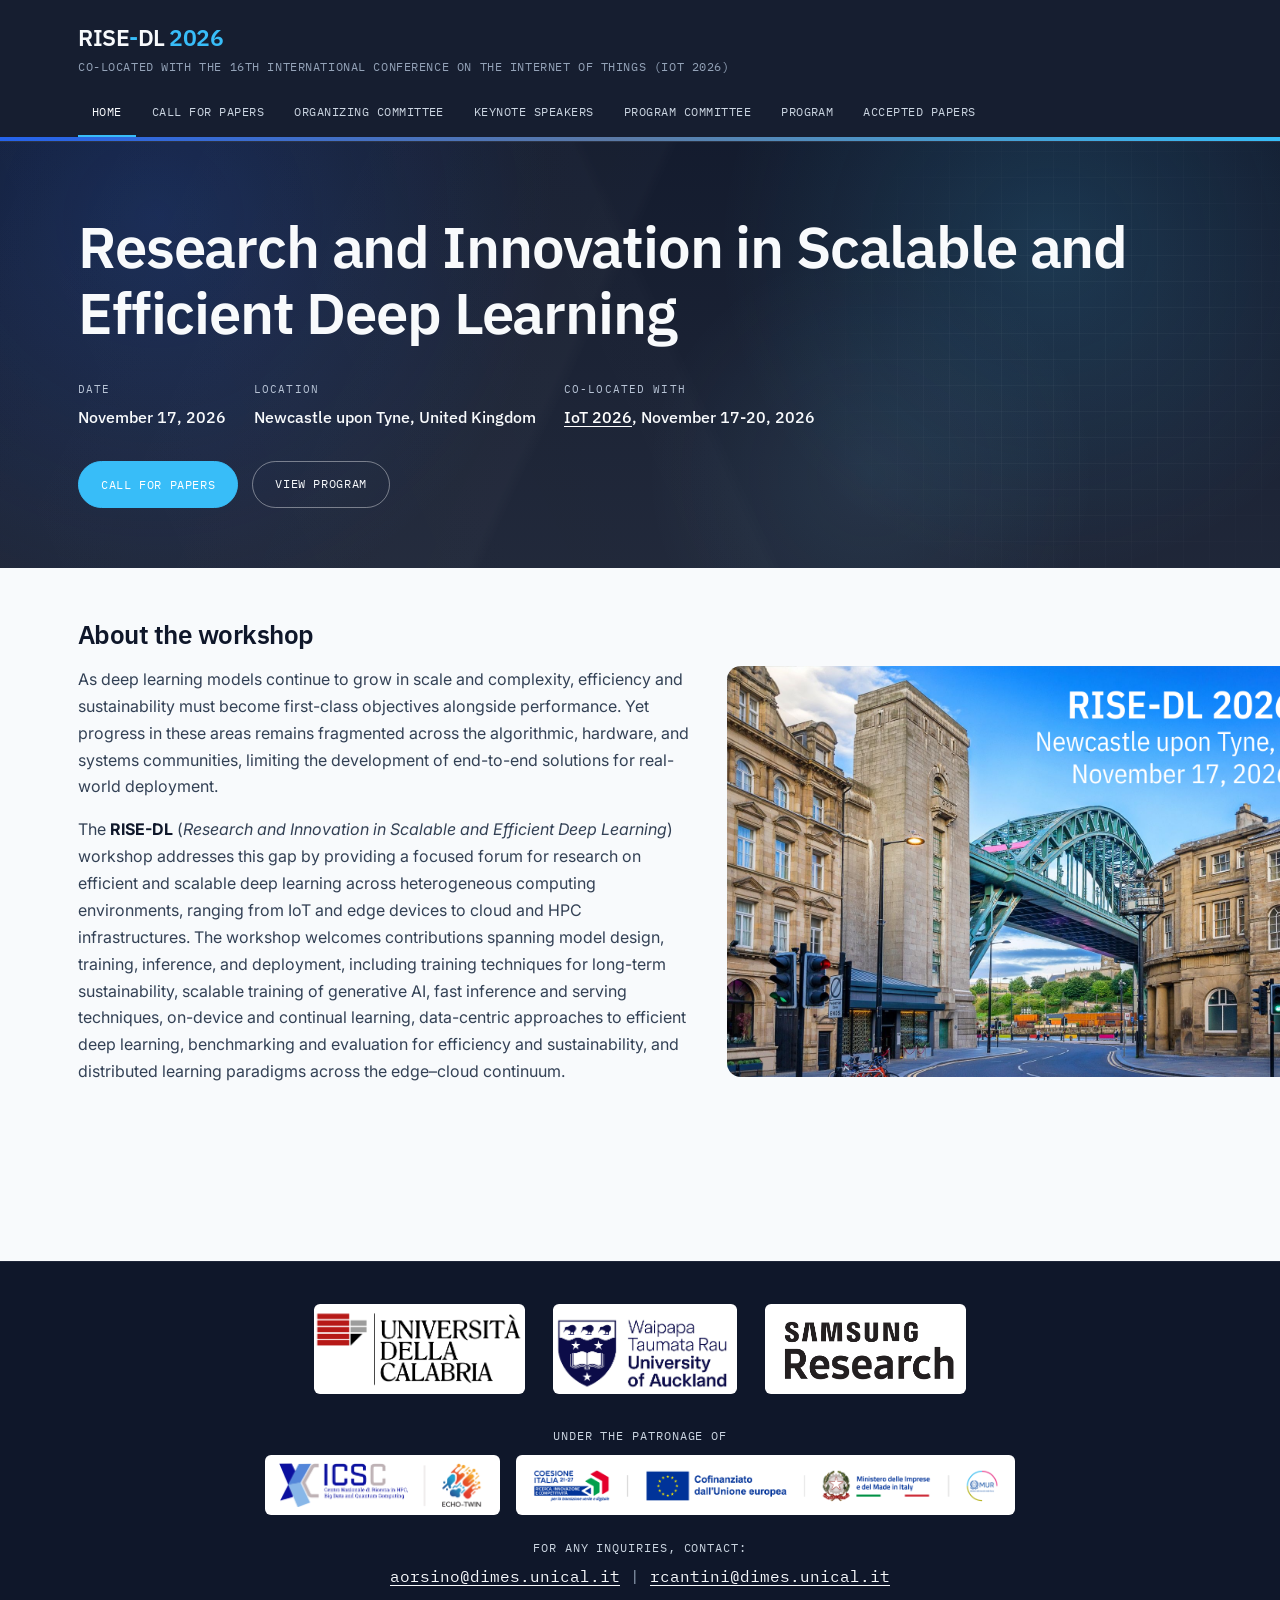
<file: index.html>
<!DOCTYPE html>
<html lang="en">
<head>
<meta charset="UTF-8">
<meta name="viewport" content="width=device-width, initial-scale=1.0">
<title>RISE-DL 2026 — Research and Innovation in Scalable and Efficient Deep Learning</title>
<meta name="description" content="RISE-DL 2026: a workshop on scalable and efficient deep learning across edge, cloud and HPC environments, co-located with IoT 2026, Newcastle upon Tyne, UK.">

<link rel="preconnect" href="https://fonts.googleapis.com">
<link rel="preconnect" href="https://fonts.gstatic.com" crossorigin>
<link href="https://fonts.googleapis.com/css2?family=IBM+Plex+Mono:wght@400;500&family=IBM+Plex+Sans:wght@400;500;600;700&family=Inter:wght@400;500;600;700&display=swap" rel="stylesheet">

<link rel="stylesheet" href="assets/style.css">
</head>
<body>

<header class="site-header">
  <div class="nav-wrap">
    <div class="brand-row">
      <div>
        <div class="brand">RISE<span>-</span>DL <span>2026</span></div>
        <div class="brand-sub">CO-LOCATED WITH THE 16TH INTERNATIONAL CONFERENCE ON THE INTERNET OF THINGS (IOT 2026) </div>
      </div>
    </div>
    <button type="button" class="nav-toggle" id="navToggle" aria-expanded="false" aria-controls="primaryNav" aria-label="Toggle navigation menu">
      <span class="bar"></span>
    </button>
    <nav class="primary" id="primaryNav">
      <a href="index.html" class="active">Home</a>
      <a href="call-for-papers.html">Call for Papers</a>
      <a href="organizing-committee.html">Organizing Committee</a>
      <a href="keynote-speakers.html">Keynote Speakers</a>
      <a href="program-committee.html">Program Committee</a>
      <a href="program.html">Program</a>
      <a href="accepted-papers.html">Accepted Papers</a>
    </nav>
  </div>
  <hr class="continuum">
</header>

<section class="hero">
  <div class="hero-inner">
    <div class="hero-title-row">
      <h1>Research and Innovation in Scalable and Efficient Deep Learning</h1>
    </div>

    <div class="hero-meta">
      <div class="item">
        <div class="k">Date</div>
        <div class="v">November 17, 2026</div>
      </div>
      <div class="item">
        <div class="k">Location</div>
        <div class="v">Newcastle upon Tyne, United Kingdom</div>
      </div>
      <div class="item">
        <div class="k">Co-located with</div>
        <div class="v"><a href="https://iot-conference.org/iot2026/" style="color:#fff; text-decoration:underline;">IoT 2026</a>, November 17-20, 2026</div>
      </div>
      <!--
      <div class="item">
        <div class="k">Format</div>
        <div class="v">Full-day, in person</div>
      </div>
      -->
    </div>

    <div class="cta-row">
      <a class="btn" href="call-for-papers.html">Call for Papers</a>
      <a class="btn-outline" href="program.html">View Program</a>
    </div>
  </div>
</section>

<main>

  <section id="overview">
  <h2 class="h-title">About the workshop</h2>

  <div class="about-grid">
    <div class="about-text">
      <p>As deep learning models continue to grow in scale and complexity, efficiency and sustainability must become first-class objectives alongside performance. Yet progress in these areas remains fragmented across the algorithmic, hardware, and systems communities, limiting the development of end-to-end solutions for real-world deployment.</p>
      <p>The <strong>RISE-DL</strong> (<em>Research and Innovation in Scalable and Efficient Deep Learning</em>) workshop addresses this gap by providing a focused forum for research on efficient and scalable deep learning across heterogeneous computing environments, ranging from IoT and edge devices to cloud and HPC infrastructures. The workshop welcomes contributions spanning model design, training, inference, and deployment, including training techniques for long-term sustainability, scalable training of generative AI, fast inference and serving techniques, on-device and continual learning, data-centric approaches to efficient deep learning, benchmarking and evaluation for efficiency and sustainability, and distributed learning paradigms across the edge–cloud continuum.</p>
    </div>

    <figure class="about-media">
      <img src="images/newcastle.png">
    </figure>
  </div>
</section>

</main>

<footer class="site-footer">
  <div class="footer-inner footer-stack">

    <div class="footer-logos-wrap">
      <div class="footer-logos">
        <img src="images/logo_unical.png" alt="University of Calabria" class="footer-logo">
        <img src="images/logo_auckland.png" alt="University of Auckland" class="footer-logo">
        <img src="images/logo_samsung.png" alt="Samsung AI Center" class="footer-logo">
      </div>
    </div>

    <div class="footer-patronage">
    <span class="footer-patronage-label">Under the patronage of</span>
    <div class="footer-patronage-logos">
      <img src="images/ICSC e Echo_combinato.png" alt="ICSC and Echo-Twin logo" class="footer-patronage-logo footer-patronage-logo--icsc">
      <img src="images/CoesioneItalia_INNOVAZ_PAY-Orizz_RGB_blocco-02.png" alt="Coesione Italia logo" class="footer-patronage-logo footer-patronage-logo--coesione">
    </div>
    </div>


    <address class="footer-inquiries">
      <span class="footer-inquiries-label">For any inquiries, contact:</span>
      <a href="mailto:aorsino@dimes.unical.it">aorsino@dimes.unical.it</a>
      <span class="footer-sep"> | </span>
      <a href="mailto:rcantini@dimes.unical.it">rcantini@dimes.unical.it</a>
    </address>

  </div>
</footer>
<script>
  (function () {
    var toggle = document.getElementById('navToggle');
    var nav = document.getElementById('primaryNav');
    if (!toggle || !nav) return;
    toggle.addEventListener('click', function () {
      var isOpen = nav.classList.toggle('open');
      toggle.setAttribute('aria-expanded', isOpen ? 'true' : 'false');
    });
  })();
</script>
</body>
</html>
</file>
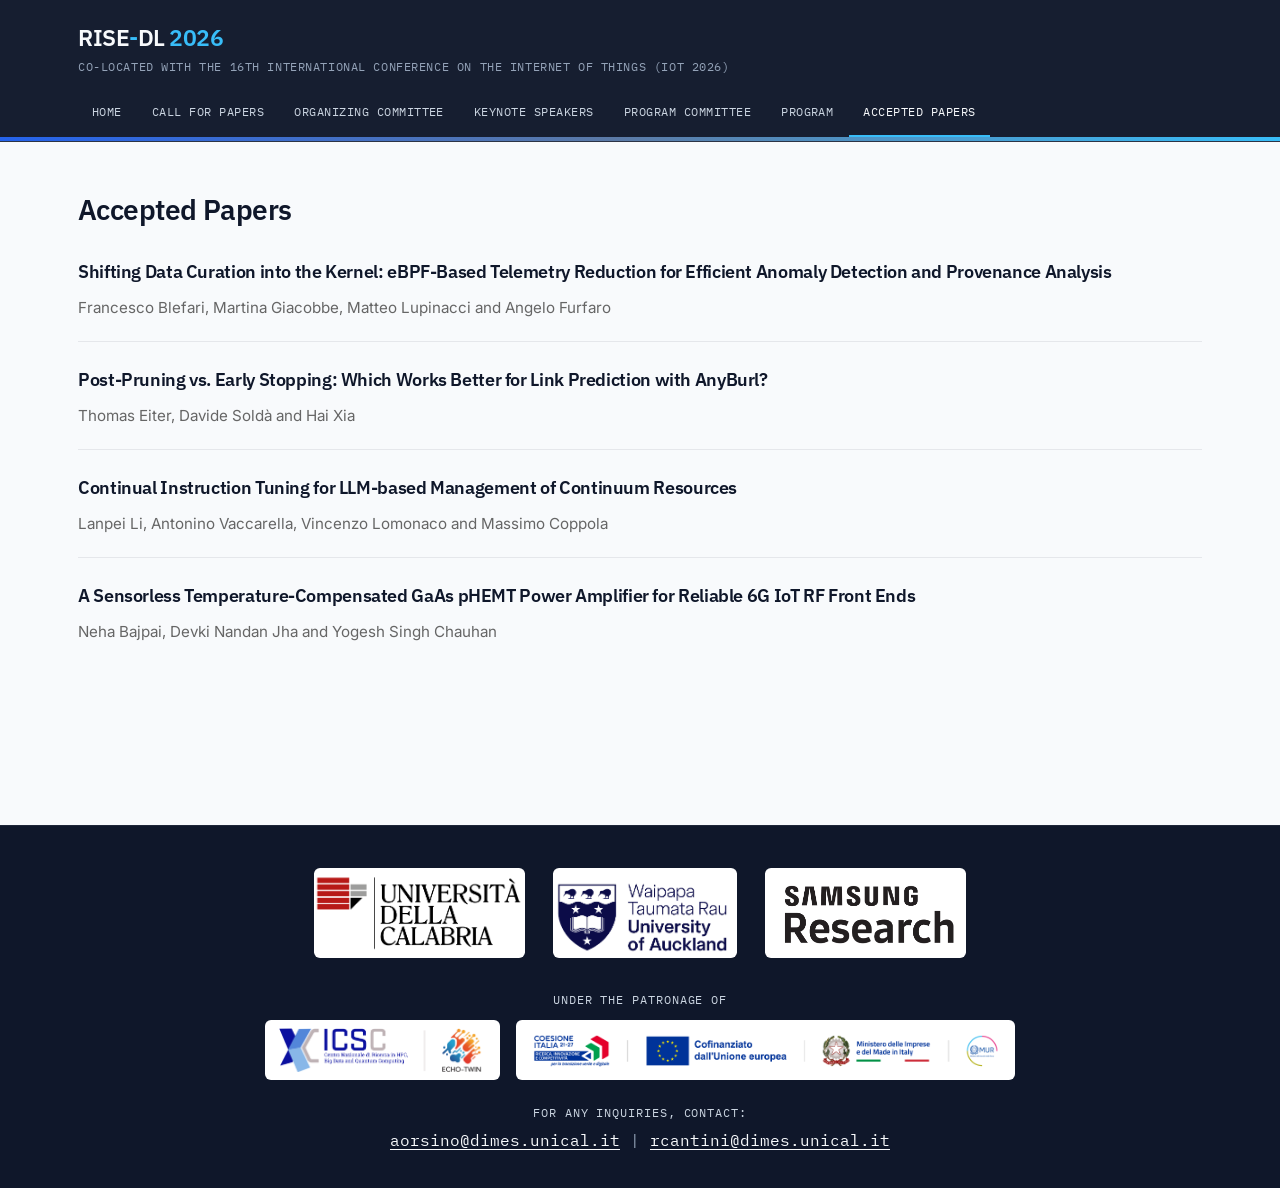
<file: accepted-papers.html>
<!DOCTYPE html>
<html lang="en">
<head>
<meta charset="UTF-8">
<meta name="viewport" content="width=device-width, initial-scale=1.0">
<title>RISE-DL 2026 — Research and Innovation in Scalable and Efficient Deep Learning</title>
<meta name="description" content="RISE-DL 2026: a workshop on scalable and efficient deep learning across edge, cloud and HPC environments, co-located with IoT 2026, Newcastle upon Tyne, UK.">

<link rel="preconnect" href="https://fonts.googleapis.com">
<link rel="preconnect" href="https://fonts.gstatic.com" crossorigin>
<link href="https://fonts.googleapis.com/css2?family=IBM+Plex+Mono:wght@400;500&family=IBM+Plex+Sans:wght@400;500;600;700&family=Inter:wght@400;500;600;700&display=swap" rel="stylesheet">

<link rel="stylesheet" href="assets/style.css">
</head>
<body>

<header class="site-header">
  <div class="nav-wrap">
    <div class="brand-row">
      <div>
        <div class="brand">RISE<span>-</span>DL <span>2026</span></div>
        <div class="brand-sub">CO-LOCATED WITH THE 16TH INTERNATIONAL CONFERENCE ON THE INTERNET OF THINGS (IOT 2026) </div>
  </div>
    </div>
    <button type="button" class="nav-toggle" id="navToggle" aria-expanded="false" aria-controls="primaryNav" aria-label="Toggle navigation menu">
      <span class="bar"></span>
    </button>
    <nav class="primary" id="primaryNav">
      <a href="index.html">Home</a>
      <a href="call-for-papers.html">Call for Papers</a>
      <a href="organizing-committee.html">Organizing Committee</a>
      <a href="keynote-speakers.html">Keynote Speakers</a>
      <a href="program-committee.html">Program Committee</a>
      <a href="program.html">Program</a>
      <a href="accepted-papers.html"  class="active">Accepted Papers</a>
    </nav>
  </div>
  <hr class="continuum">
</header>

<main>
  <section>
    <h2>Accepted Papers</h2>

    <div class="accepted-papers-list">

      <article class="accepted-paper">
        <h3>
          Shifting Data Curation into the Kernel: eBPF-Based Telemetry
          Reduction for Efficient Anomaly Detection and Provenance Analysis
        </h3>
        <p class="paper-authors">
          Francesco Blefari, Martina Giacobbe, Matteo Lupinacci and Angelo Furfaro
        </p>
      </article>

      <article class="accepted-paper">
        <h3>
          Post-Pruning vs. Early Stopping: Which Works Better for
          Link Prediction with AnyBurl?
        </h3>
        <p class="paper-authors">
          Thomas Eiter, Davide Soldà and Hai Xia
        </p>
      </article>

      <article class="accepted-paper">
        <h3>
          Continual Instruction Tuning for LLM-based Management of
          Continuum Resources
        </h3>
        <p class="paper-authors">
          Lanpei Li, Antonino Vaccarella, Vincenzo Lomonaco and Massimo Coppola
        </p>
      </article>

      <article class="accepted-paper">
        <h3>
          A Sensorless Temperature-Compensated GaAs pHEMT Power Amplifier
          for Reliable 6G IoT RF Front Ends
        </h3>
        <p class="paper-authors">
          Neha Bajpai, Devki Nandan Jha and Yogesh Singh Chauhan
        </p>
      </article>
    </div>
  </section>
</main>

<footer class="site-footer">
  <div class="footer-inner footer-stack">

    <div class="footer-logos-wrap">
      <div class="footer-logos">
        <img src="images/logo_unical.png" alt="University of Calabria" class="footer-logo">
        <img src="images/logo_auckland.png" alt="University of Auckland" class="footer-logo">
        <img src="images/logo_samsung.png" alt="Samsung AI Center" class="footer-logo">
      </div>
    </div>

    <div class="footer-patronage">
    <span class="footer-patronage-label">Under the patronage of</span>
    <div class="footer-patronage-logos">
      <img src="images/ICSC e Echo_combinato.png" alt="ICSC and Echo-Twin logo" class="footer-patronage-logo footer-patronage-logo--icsc">
      <img src="images/CoesioneItalia_INNOVAZ_PAY-Orizz_RGB_blocco-02.png" alt="Coesione Italia logo" class="footer-patronage-logo footer-patronage-logo--coesione">
    </div>
    </div>


    <address class="footer-inquiries">
      <span class="footer-inquiries-label">For any inquiries, contact:</span>
      <a href="mailto:aorsino@dimes.unical.it">aorsino@dimes.unical.it</a>
      <span class="footer-sep"> | </span>
      <a href="mailto:rcantini@dimes.unical.it">rcantini@dimes.unical.it</a>
    </address>

  </div>
</footer>
<script>
  (function () {
    var toggle = document.getElementById('navToggle');
    var nav = document.getElementById('primaryNav');
    if (!toggle || !nav) return;
    toggle.addEventListener('click', function () {
      var isOpen = nav.classList.toggle('open');
      toggle.setAttribute('aria-expanded', isOpen ? 'true' : 'false');
    });
  })();
</script>
</body>
</html>
</file>
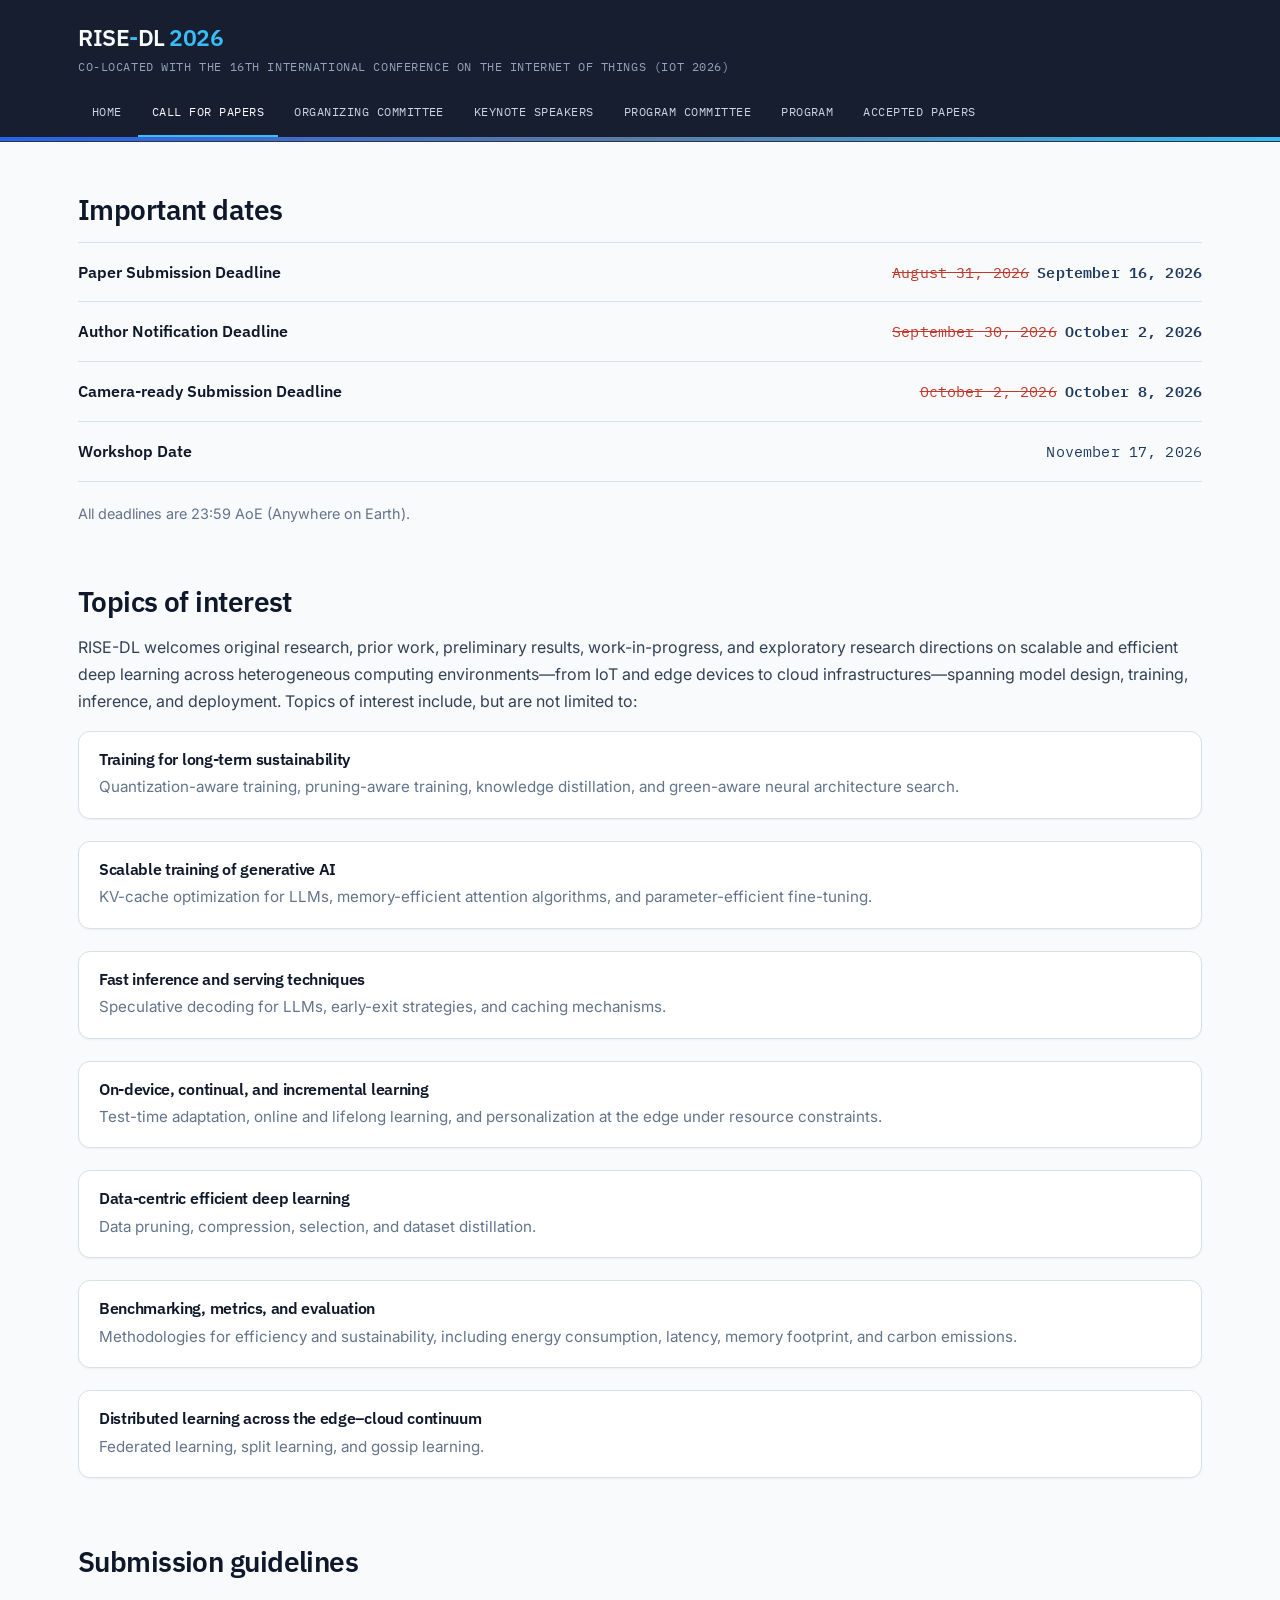
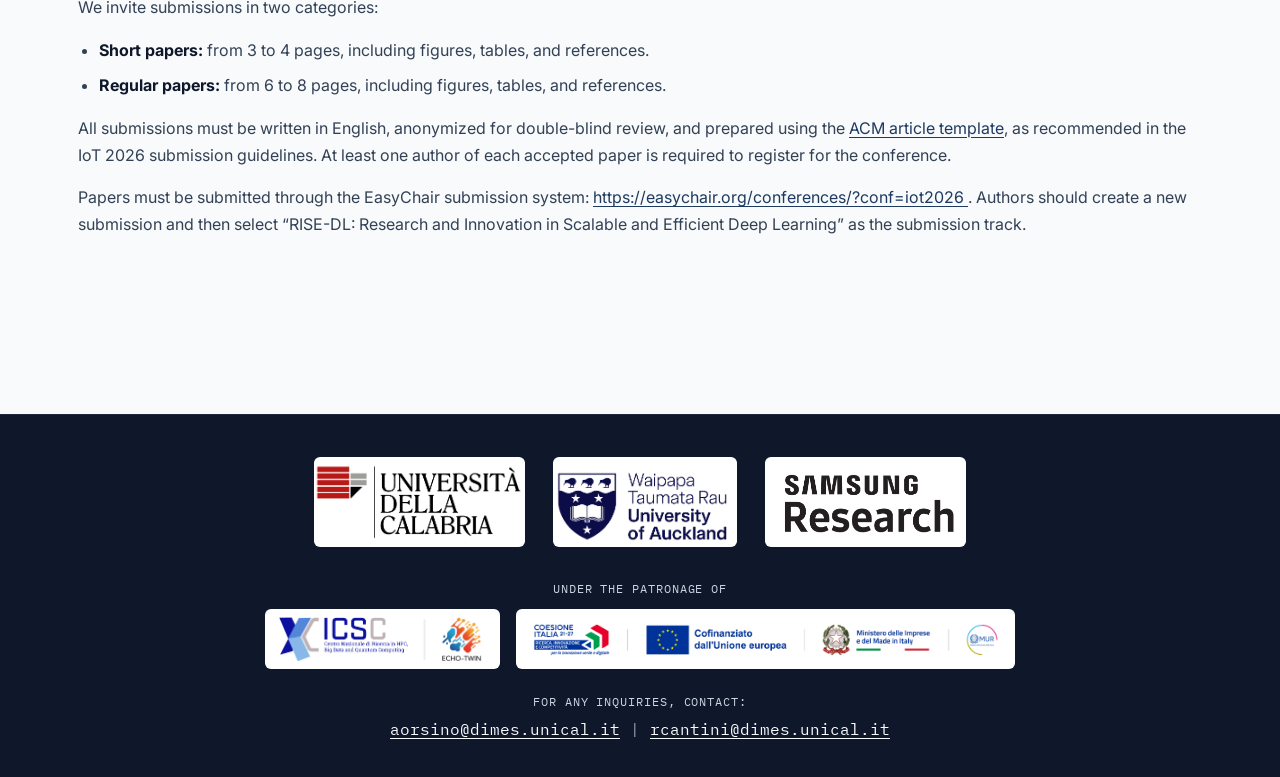
<file: call-for-papers.html>
<!DOCTYPE html>
<html lang="en">
<head>
<meta charset="UTF-8">
<meta name="viewport" content="width=device-width, initial-scale=1.0">
<title>RISE-DL 2026 — Research and Innovation in Scalable and Efficient Deep Learning</title>
<meta name="description" content="RISE-DL 2026: a workshop on scalable and efficient deep learning across edge, cloud and HPC environments, co-located with IoT 2026, Newcastle upon Tyne, UK.">

<link rel="preconnect" href="https://fonts.googleapis.com">
<link rel="preconnect" href="https://fonts.gstatic.com" crossorigin>
<link href="https://fonts.googleapis.com/css2?family=IBM+Plex+Mono:wght@400;500&family=IBM+Plex+Sans:wght@400;500;600;700&family=Inter:wght@400;500;600;700&display=swap" rel="stylesheet">

<link rel="stylesheet" href="assets/style.css">
<style>
  .deadline-date .old-date {
    color: #c0392b;
    text-decoration: line-through;
    margin-right: 8px;
  }
  .deadline-date .new-date {
    font-weight: 600;
  }
</style>
</head>
<body>

<header class="site-header">
  <div class="nav-wrap">
    <div class="brand-row">
      <div>
        <div class="brand">RISE<span>-</span>DL <span>2026</span></div>
        <div class="brand-sub">CO-LOCATED WITH THE 16TH INTERNATIONAL CONFERENCE ON THE INTERNET OF THINGS (IOT 2026) </div>
      </div>
    </div>
    <button type="button" class="nav-toggle" id="navToggle" aria-expanded="false" aria-controls="primaryNav" aria-label="Toggle navigation menu">
      <span class="bar"></span>
    </button>
    <nav class="primary" id="primaryNav">
      <a href="index.html">Home</a>
      <a href="call-for-papers.html" class="active">Call for Papers</a>
      <a href="organizing-committee.html">Organizing Committee</a>
      <a href="keynote-speakers.html">Keynote Speakers</a>
      <a href="program-committee.html">Program Committee</a>
      <a href="program.html">Program</a>
      <a href="accepted-papers.html">Accepted Papers</a>
    </nav>
  </div>
  <hr class="continuum">
</header>

<main>

    <section id="dates">
    <h2>Important dates</h2>
    <ul class="deadlines">
      <li>
        <div>
          <span class="label">Paper Submission Deadline</span>
        </div>
        <span class="deadline-date"><span class="old-date">August 31, 2026</span><span class="new-date">September 16, 2026</span></span>
      </li>
      <li>
        <div>
          <span class="label">Author Notification Deadline</span>
        </div>
        <span class="deadline-date"><span class="old-date">September 30, 2026</span><span class="new-date">October 2, 2026</span></span>
      </li>
      <li>
        <div>
          <span class="label">Camera-ready Submission Deadline</span>
        </div>
        <span class="deadline-date"><span class="old-date">October 2, 2026</span><span class="new-date">October 8, 2026</span></span>
      </li>
      <li>
        <div>
          <span class="label">Workshop Date</span>
        </div>
        <span class="deadline-date">November 17, 2026</span>
      </li>
    </ul>
    <p style="margin-top:20px; font-size:0.9rem; color:var(--slate-soft);">All deadlines are 23:59 AoE (Anywhere on Earth).</p>
  </section>


  <section id="topics">
    <h2>Topics of interest</h2>
    <p>RISE-DL welcomes original research, prior work, preliminary results, work-in-progress, and exploratory research directions on scalable and efficient deep learning across heterogeneous computing environments—from IoT and edge devices to cloud infrastructures—spanning model design, training, inference, and deployment. Topics of interest include, but are not limited to:</p>

    <ul class="tag-list">
      <li class="topic-card">
        <h3>Training for long-term sustainability</h3>
        <p>Quantization-aware training, pruning-aware training, knowledge distillation, and green-aware neural architecture search.</p>
      </li>
      <li class="topic-card">
        <h3>Scalable training of generative AI</h3>
        <p>KV-cache optimization for LLMs, memory-efficient attention algorithms, and parameter-efficient fine-tuning.</p>
      </li>
      <li class="topic-card">
        <h3>Fast inference and serving techniques</h3>
        <p>Speculative decoding for LLMs, early-exit strategies, and caching mechanisms.</p>
      </li>
      <li class="topic-card">
        <h3>On-device, continual, and incremental learning</h3>
        <p>Test-time adaptation, online and lifelong learning, and personalization at the edge under resource constraints.</p>
      </li>
      <li class="topic-card">
        <h3>Data-centric efficient deep learning</h3>
        <p>Data pruning, compression, selection, and dataset distillation.</p>
      </li>
      <li class="topic-card">
        <h3>Benchmarking, metrics, and evaluation</h3>
        <p>Methodologies for efficiency and sustainability, including energy consumption, latency, memory footprint, and carbon emissions.</p>
      </li>
      <li class="topic-card">
        <h3>Distributed learning across the edge–cloud continuum</h3>
        <p>Federated learning, split learning, and gossip learning.</p>
      </li>
    </ul>
  </section>

<section id="submission">
  <h2>Submission guidelines</h2>
  <p>
    We invite submissions in two categories:
  </p>
  <ul>
    <li><strong>Short papers:</strong> from 3 to 4 pages, including figures, tables, and references.</li>
    <li><strong>Regular papers:</strong> from 6 to 8 pages, including figures, tables, and references.</li>
  </ul>
  <p>
    All submissions must be written in English, anonymized for double-blind review, and prepared using the <a href="https://www.acm.org/publications/proceedings-template" target="_blank" rel="noopener">ACM article template</a>, as recommended in the IoT 2026 submission guidelines. At least one author of each accepted paper is required to register for the conference.
  </p>
  <p>
    Papers must be submitted through the EasyChair submission system:
    <a href="https://easychair.org/conferences/?conf=iot2026" target="_blank" rel="noopener">
      https://easychair.org/conferences/?conf=iot2026
    </a>.
    Authors should create a new submission and then select “RISE-DL: Research and Innovation in Scalable and Efficient Deep Learning” as the submission track.
  </p>
</section>

</main>

<footer class="site-footer">
  <div class="footer-inner footer-stack">

    <div class="footer-logos-wrap">
      <div class="footer-logos">
        <img src="images/logo_unical.png" alt="University of Calabria" class="footer-logo">
        <img src="images/logo_auckland.png" alt="University of Auckland" class="footer-logo">
        <img src="images/logo_samsung.png" alt="Samsung AI Center" class="footer-logo">
      </div>
    </div>

     <div class="footer-patronage">
    <span class="footer-patronage-label">Under the patronage of</span>
    <div class="footer-patronage-logos">
      <img src="images/ICSC e Echo_combinato.png" alt="ICSC and Echo-Twin logo" class="footer-patronage-logo footer-patronage-logo--icsc">
      <img src="images/CoesioneItalia_INNOVAZ_PAY-Orizz_RGB_blocco-02.png" alt="Coesione Italia logo" class="footer-patronage-logo footer-patronage-logo--coesione">
    </div>
    </div>


    <address class="footer-inquiries">
      <span class="footer-inquiries-label">For any inquiries, contact:</span>
      <a href="mailto:aorsino@dimes.unical.it">aorsino@dimes.unical.it</a>
      <span class="footer-sep"> | </span>
      <a href="mailto:rcantini@dimes.unical.it">rcantini@dimes.unical.it</a>
    </address>

  </div>
</footer>
<script>
  (function () {
    var toggle = document.getElementById('navToggle');
    var nav = document.getElementById('primaryNav');
    if (!toggle || !nav) return;
    toggle.addEventListener('click', function () {
      var isOpen = nav.classList.toggle('open');
      toggle.setAttribute('aria-expanded', isOpen ? 'true' : 'false');
    });
  })();
</script>
</body>
</html>
</file>
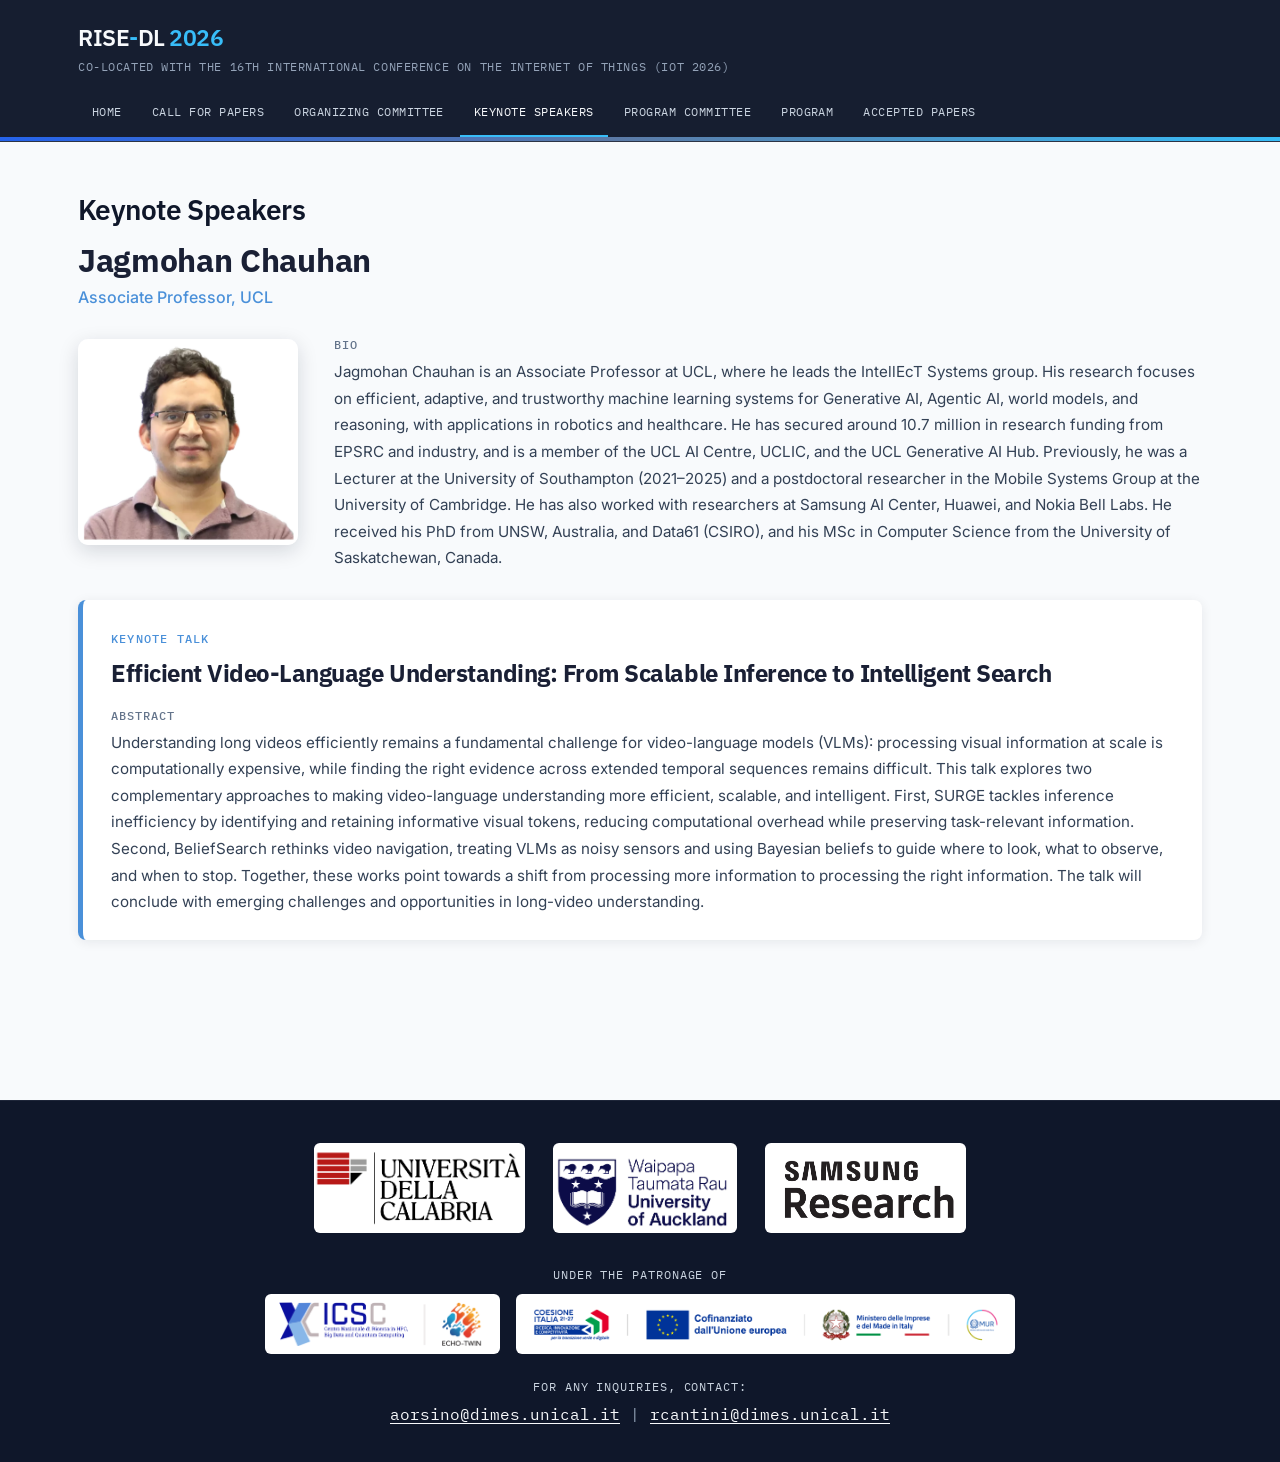
<file: keynote-speakers.html>
<!DOCTYPE html>
<html lang="en">
<head>
<meta charset="UTF-8">
<meta name="viewport" content="width=device-width, initial-scale=1.0">
<title>RISE-DL 2026 — Research and Innovation in Scalable and Efficient Deep Learning</title>
<meta name="description" content="RISE-DL 2026: a workshop on scalable and efficient deep learning across edge, cloud and HPC environments, co-located with IoT 2026, Newcastle upon Tyne, UK.">

<link rel="preconnect" href="https://fonts.googleapis.com">
<link rel="preconnect" href="https://fonts.gstatic.com" crossorigin>
<link href="https://fonts.googleapis.com/css2?family=IBM+Plex+Mono:wght@400;500&family=IBM+Plex+Sans:wght@400;500;600;700&family=Inter:wght@400;500;600;700&display=swap" rel="stylesheet">

<link rel="stylesheet" href="assets/style.css">
</head>
<body>

<header class="site-header">
  <div class="nav-wrap">
    <div class="brand-row">
      <div>
        <div class="brand">RISE<span>-</span>DL <span>2026</span></div>
        <div class="brand-sub">CO-LOCATED WITH THE 16TH INTERNATIONAL CONFERENCE ON THE INTERNET OF THINGS (IOT 2026) </div>
      </div>
    </div>
    <button type="button" class="nav-toggle" id="navToggle" aria-expanded="false" aria-controls="primaryNav" aria-label="Toggle navigation menu">
      <span class="bar"></span>
    </button>
    <nav class="primary" id="primaryNav">
      <a href="index.html">Home</a>
      <a href="call-for-papers.html">Call for Papers</a>
      <a href="organizing-committee.html">Organizing Committee</a>
      <a href="keynote-speakers.html" class="active">Keynote Speakers</a>
      <a href="program-committee.html">Program Committee</a>
      <a href="program.html">Program</a>
      <a href="accepted-papers.html">Accepted Papers</a>
    </nav>
  </div>
  <hr class="continuum">
</header>

<main>
  <section>
    <h2>Keynote Speakers</h2>

    <article class="keynote">
  <div class="keynote-layout">

    <header class="keynote-header">
      <h3 class="keynote-speaker">Jagmohan Chauhan</h3>
      <p class="keynote-role">Associate Professor, UCL</p>
    </header>

    <div class="keynote-photo-column">
      <img src="images/keynote_speaker.PNG"
           alt="Photo of Jagmohan Chauhan"
           class="keynote-photo">
    </div>

    <div class="keynote-bio-section">
      <p class="keynote-bio-label">Bio</p>
      <p class="keynote-bio">
        Jagmohan Chauhan is an Associate Professor at UCL, where he leads
        the IntellEcT Systems group. His research focuses on efficient,
        adaptive, and trustworthy machine learning systems for Generative AI,
        Agentic AI, world models, and reasoning, with applications in robotics
        and healthcare. He has secured around 10.7 million in research funding
        from EPSRC and industry, and is a member of the UCL AI Centre, UCLIC,
        and the UCL Generative AI Hub. Previously, he was a Lecturer at the
        University of Southampton (2021–2025) and a postdoctoral researcher
        in the Mobile Systems Group at the University of Cambridge. He has
        also worked with researchers at Samsung AI Center, Huawei, and Nokia
        Bell Labs. He received his PhD from UNSW, Australia, and Data61
        (CSIRO), and his MSc in Computer Science from the University of
        Saskatchewan, Canada.
      </p>
    </div>

    <div class="keynote-talk-section">
      <span class="keynote-talk-eyebrow">Keynote talk</span>
      <h4 class="keynote-title">
        Efficient Video-Language Understanding: From Scalable Inference
        to Intelligent Search
      </h4>

      <p class="keynote-abstract-label">Abstract</p>
      <p class="keynote-abstract">
        Understanding long videos efficiently remains a fundamental challenge
        for video-language models (VLMs): processing visual information at
        scale is computationally expensive, while finding the right evidence
        across extended temporal sequences remains difficult. This talk
        explores two complementary approaches to making video-language
        understanding more efficient, scalable, and intelligent. First, SURGE
        tackles inference inefficiency by identifying and retaining informative
        visual tokens, reducing computational overhead while preserving
        task-relevant information. Second, BeliefSearch rethinks video
        navigation, treating VLMs as noisy sensors and using Bayesian beliefs
        to guide where to look, what to observe, and when to stop. Together,
        these works point towards a shift from processing more information to
        processing the right information. The talk will conclude with emerging
        challenges and opportunities in long-video understanding.
      </p>
    </div>

  </div>
</article>
  </section>
</main>
<footer class="site-footer">
  <div class="footer-inner footer-stack">

    <div class="footer-logos-wrap">
      <div class="footer-logos">
        <img src="images/logo_unical.png" alt="University of Calabria" class="footer-logo">
        <img src="images/logo_auckland.png" alt="University of Auckland" class="footer-logo">
        <img src="images/logo_samsung.png" alt="Samsung AI Center" class="footer-logo">
      </div>
    </div>
    
     <div class="footer-patronage">
    <span class="footer-patronage-label">Under the patronage of</span>
    <div class="footer-patronage-logos">
      <img src="images/ICSC e Echo_combinato.png" alt="ICSC and Echo-Twin logo" class="footer-patronage-logo footer-patronage-logo--icsc">
      <img src="images/CoesioneItalia_INNOVAZ_PAY-Orizz_RGB_blocco-02.png" alt="Coesione Italia logo" class="footer-patronage-logo footer-patronage-logo--coesione">
    </div>
    </div>

    
    <address class="footer-inquiries">
      <span class="footer-inquiries-label">For any inquiries, contact:</span>
      <a href="mailto:aorsino@dimes.unical.it">aorsino@dimes.unical.it</a>
      <span class="footer-sep"> | </span>
      <a href="mailto:rcantini@dimes.unical.it">rcantini@dimes.unical.it</a>
    </address>

  </div>
</footer>
<script>
  (function () {
    var toggle = document.getElementById('navToggle');
    var nav = document.getElementById('primaryNav');
    if (!toggle || !nav) return;
    toggle.addEventListener('click', function () {
      var isOpen = nav.classList.toggle('open');
      toggle.setAttribute('aria-expanded', isOpen ? 'true' : 'false');
    });
  })();
</script>
</body>
</html>
</file>
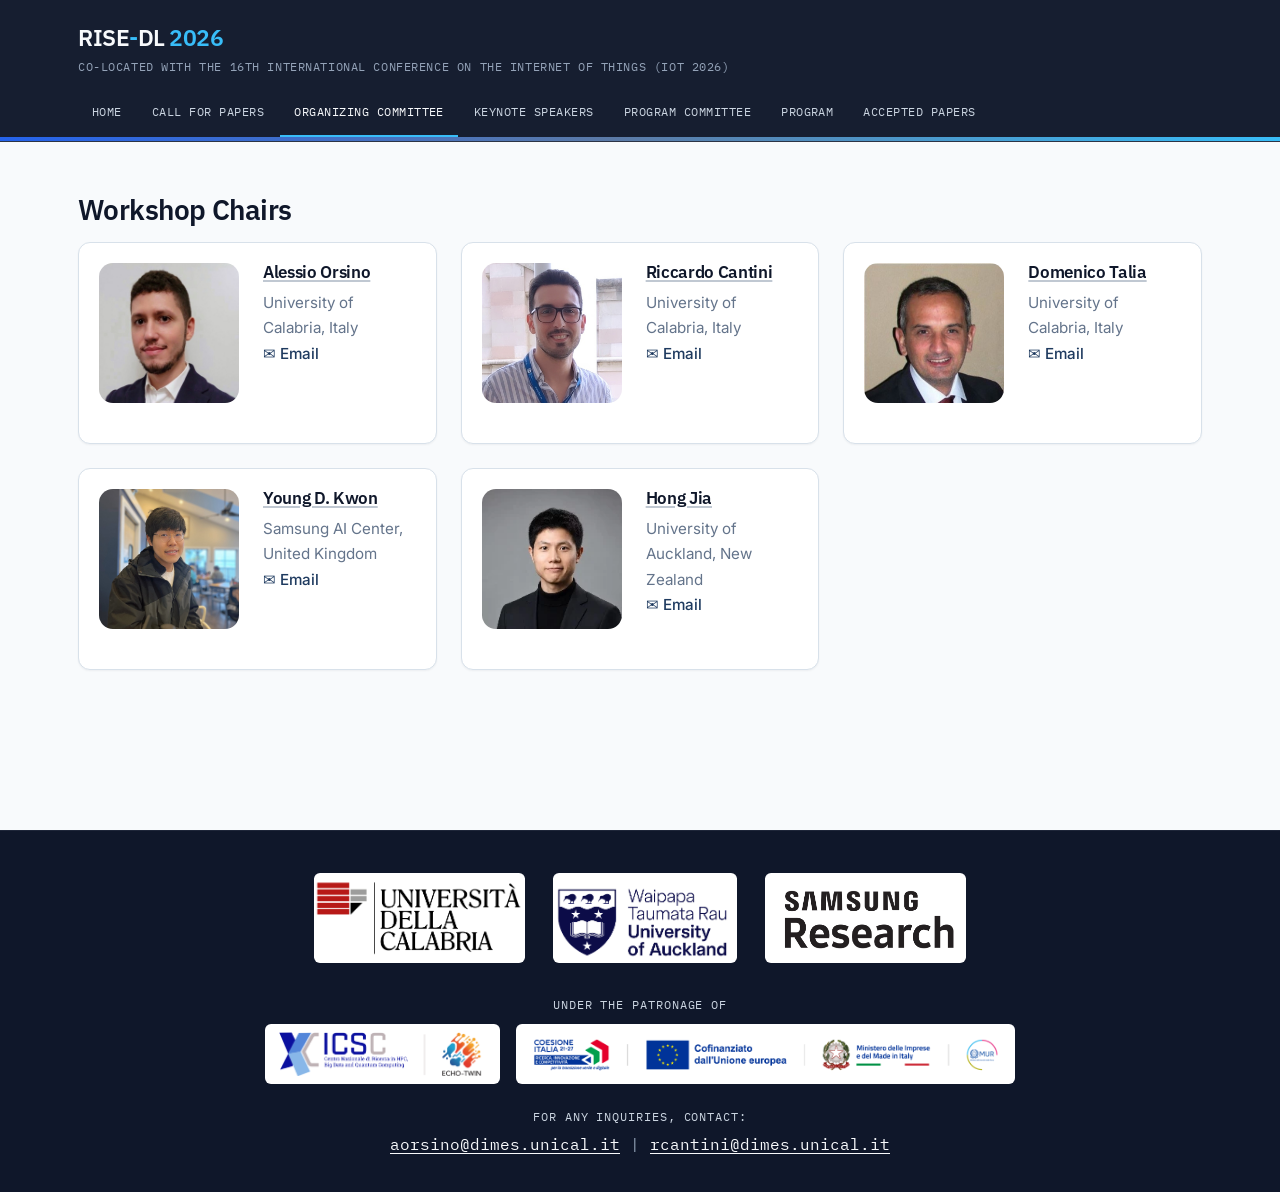
<file: organizing-committee.html>
<!DOCTYPE html>
<html lang="en">
<head>
<meta charset="UTF-8">
<meta name="viewport" content="width=device-width, initial-scale=1.0">
<title>RISE-DL 2026 — Research and Innovation in Scalable and Efficient Deep Learning</title>
<meta name="description" content="RISE-DL 2026: a workshop on scalable and efficient deep learning across edge, cloud and HPC environments, co-located with IoT 2026, Newcastle upon Tyne, UK.">

<link rel="preconnect" href="https://fonts.googleapis.com">
<link rel="preconnect" href="https://fonts.gstatic.com" crossorigin>
<link href="https://fonts.googleapis.com/css2?family=IBM+Plex+Mono:wght@400;500&family=IBM+Plex+Sans:wght@400;500;600;700&family=Inter:wght@400;500;600;700&display=swap" rel="stylesheet">

<link rel="stylesheet" href="assets/style.css">
</head>
<body>

<header class="site-header">
  <div class="nav-wrap">
    <div class="brand-row">
      <div>
        <div class="brand">RISE<span>-</span>DL <span>2026</span></div>
        <div class="brand-sub">CO-LOCATED WITH THE 16TH INTERNATIONAL CONFERENCE ON THE INTERNET OF THINGS (IOT 2026) </div>
      </div>
    </div>
    <button type="button" class="nav-toggle" id="navToggle" aria-expanded="false" aria-controls="primaryNav" aria-label="Toggle navigation menu">
      <span class="bar"></span>
    </button>
    <nav class="primary" id="primaryNav">
      <a href="index.html">Home</a>
      <a href="call-for-papers.html">Call for Papers</a>
      <a href="organizing-committee.html" class="active">Organizing Committee</a>
      <a href="keynote-speakers.html">Keynote Speakers</a>
      <a href="program-committee.html">Program Committee</a>
      <a href="program.html">Program</a>
      <a href="accepted-papers.html">Accepted Papers</a>
    </nav>
  </div>
  <hr class="continuum">
</header>

<main>

<section>
  <h2>Workshop Chairs</h2>

  <div class="chairs-grid">

    <div class="card chair-card">
      <div class="chair-photo">
        <img src="images/ao.jpg" alt="Alessio Orsino">
      </div>
      <div class="chair-content">
        <h3><a href="https://scalab.dimes.unical.it/orsino/" target="_blank" rel="noopener noreferrer">Alessio Orsino</a></h3>
        <p class="chair-meta">
          University of Calabria, Italy<br>
          <a href="mailto:aorsino@dimes.unical.it">✉ Email</a>
        </p>
      </div>
    </div>
    
    <div class="card chair-card">
      <div class="chair-photo">
        <img src="images/rc.png" alt="Riccardo Cantini">
      </div>
      <div class="chair-content">
        <h3><a href="https://rcantini.github.io/" target="_blank" rel="noopener noreferrer">Riccardo Cantini</a></h3>
        <p class="chair-meta">
          University of Calabria, Italy<br>
          <a href="mailto:rcantini@dimes.unical.it">✉ Email</a>
        </p>
      </div>
    </div>


    <div class="card chair-card">
      <div class="chair-photo">
        <img src="images/dt.jpg" alt="Domenico Talia">
      </div>
      <div class="chair-content">
        <h3><a href="https://si.dimes.unical.it/talia/" target="_blank" rel="noopener noreferrer">Domenico Talia</a></h3>
        <p class="chair-meta">
          University of Calabria, Italy<br>
          <a href="mailto:talia@dimes.unical.it">✉ Email</a>
        </p>
      </div>
    </div>


    <div class="card chair-card">
      <div class="chair-photo">
        <img src="images/yk.jpeg" alt="Young D. Kwon">
      </div>
      <div class="chair-content">
        <h3><a href="https://theyoungkwon.github.io/index.html" target="_blank" rel="noopener noreferrer">Young D. Kwon</a></h3>
        <p class="chair-meta">
          Samsung AI Center, United Kingdom<br>
          <a href="mailto:yd.kwon@samsung.com">✉ Email</a>
        </p>
      </div>
    </div>

    <div class="card chair-card">
      <div class="chair-photo">
        <img src="images/hj.webp" alt="Hong Jia">
      </div>
      <div class="chair-content">
        <h3><a href="https://h-jia.github.io" target="_blank" rel="noopener noreferrer">Hong Jia</a></h3>
        <p class="chair-meta">
          University of Auckland, New Zealand<br>
          <a href="mailto:hong.jia@auckland.ac.nz">✉ Email</a>
        </p>
      </div>
    </div>

  </div>
</section>
</main>

<footer class="site-footer">
  <div class="footer-inner footer-stack">

    <div class="footer-logos-wrap">
      <div class="footer-logos">
        <img src="images/logo_unical.png" alt="University of Calabria" class="footer-logo">
        <img src="images/logo_auckland.png" alt="University of Auckland" class="footer-logo">
        <img src="images/logo_samsung.png" alt="Samsung AI Center" class="footer-logo">
      </div>
    </div>
    
      <div class="footer-patronage">
    <span class="footer-patronage-label">Under the patronage of</span>
    <div class="footer-patronage-logos">
      <img src="images/ICSC e Echo_combinato.png" alt="ICSC and Echo-Twin logo" class="footer-patronage-logo footer-patronage-logo--icsc">
      <img src="images/CoesioneItalia_INNOVAZ_PAY-Orizz_RGB_blocco-02.png" alt="Coesione Italia logo" class="footer-patronage-logo footer-patronage-logo--coesione">
    </div>
    </div>


    <address class="footer-inquiries">
      <span class="footer-inquiries-label">For any inquiries, contact:</span>
      <a href="mailto:aorsino@dimes.unical.it">aorsino@dimes.unical.it</a>
      <span class="footer-sep"> | </span>
      <a href="mailto:rcantini@dimes.unical.it">rcantini@dimes.unical.it</a>
    </address>

  </div>
</footer>
<script>
  (function () {
    var toggle = document.getElementById('navToggle');
    var nav = document.getElementById('primaryNav');
    if (!toggle || !nav) return;
    toggle.addEventListener('click', function () {
      var isOpen = nav.classList.toggle('open');
      toggle.setAttribute('aria-expanded', isOpen ? 'true' : 'false');
    });
  })();
</script>
</body>
</html>
</file>
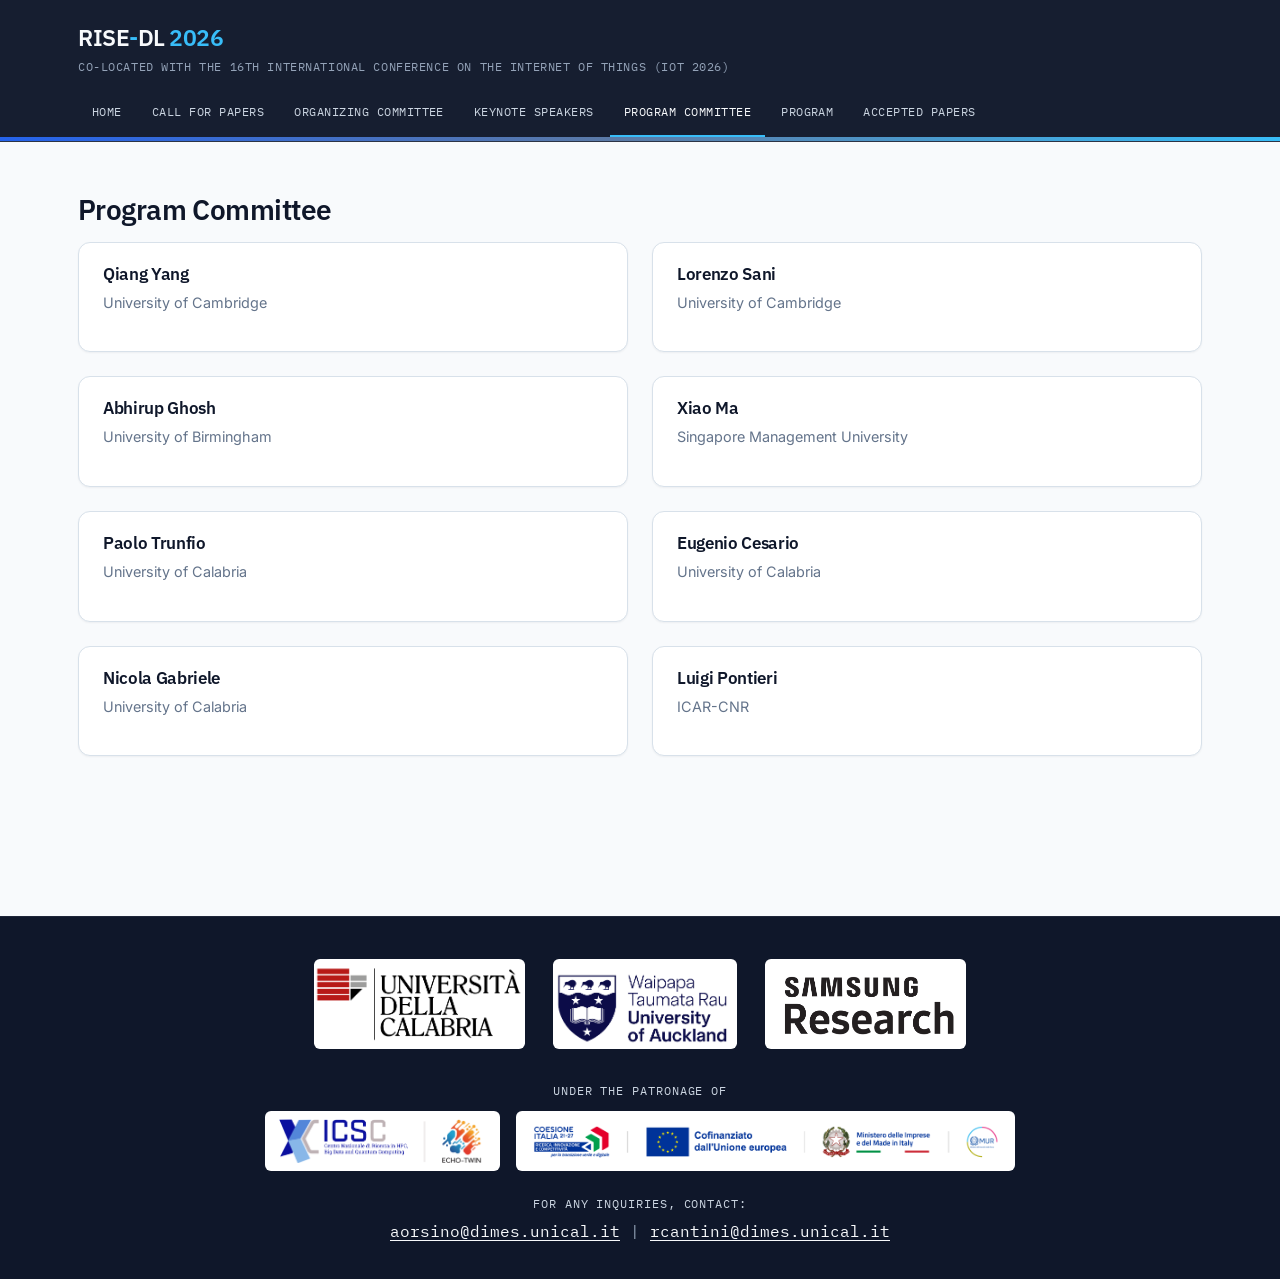
<file: program-committee.html>
<!DOCTYPE html>
<html lang="en">
<head>
<meta charset="UTF-8">
<meta name="viewport" content="width=device-width, initial-scale=1.0">
<title>RISE-DL 2026 — Research and Innovation in Scalable and Efficient Deep Learning</title>
<meta name="description" content="RISE-DL 2026: a workshop on scalable and efficient deep learning across edge, cloud and HPC environments, co-located with IoT 2026, Newcastle upon Tyne, UK.">

<link rel="preconnect" href="https://fonts.googleapis.com">
<link rel="preconnect" href="https://fonts.gstatic.com" crossorigin>
<link href="https://fonts.googleapis.com/css2?family=IBM+Plex+Mono:wght@400;500&family=IBM+Plex+Sans:wght@400;500;600;700&family=Inter:wght@400;500;600;700&display=swap" rel="stylesheet">

<link rel="stylesheet" href="assets/style.css">
</head>
<body>

<header class="site-header">
  <div class="nav-wrap">
    <div class="brand-row">
      <div>
        <div class="brand">RISE<span>-</span>DL <span>2026</span></div>
        <div class="brand-sub">CO-LOCATED WITH THE 16TH INTERNATIONAL CONFERENCE ON THE INTERNET OF THINGS (IOT 2026) </div>
      </div>
    </div>
    <button type="button" class="nav-toggle" id="navToggle" aria-expanded="false" aria-controls="primaryNav" aria-label="Toggle navigation menu">
      <span class="bar"></span>
    </button>
    <nav class="primary" id="primaryNav">
      <a href="index.html">Home</a>
      <a href="call-for-papers.html">Call for Papers</a>
      <a href="organizing-committee.html">Organizing Committee</a>
      <a href="keynote-speakers.html">Keynote Speakers</a>
      <a href="program-committee.html"  class="active">Program Committee</a>
      <a href="program.html">Program</a>
      <a href="accepted-papers.html">Accepted Papers</a>
    </nav>
  </div>
  <hr class="continuum">
</header>

<main>
  <section>
    <h2>Program Committee</h2>
    <div class="grid-2">
      <div class="card"><h3>Qiang Yang</h3><p style="font-size:0.9rem; color:var(--slate-soft);">University of Cambridge</p></div>
      <div class="card"><h3>Lorenzo Sani</h3><p style="font-size:0.9rem; color:var(--slate-soft);">University of Cambridge</p></div>
      <div class="card"><h3>Abhirup Ghosh</h3><p style="font-size:0.9rem; color:var(--slate-soft);">University of Birmingham</p></div>
      <div class="card"><h3>Xiao Ma</h3><p style="font-size:0.9rem; color:var(--slate-soft);">Singapore Management University</p></div>
      <div class="card"><h3>Paolo Trunfio</h3><p style="font-size:0.9rem; color:var(--slate-soft);">University of Calabria</p></div>
      <div class="card"><h3>Eugenio Cesario</h3><p style="font-size:0.9rem; color:var(--slate-soft);">University of Calabria</p></div>
      <div class="card"><h3>Nicola Gabriele</h3><p style="font-size:0.9rem; color:var(--slate-soft);">University of Calabria</p></div>
      <div class="card"><h3>Luigi Pontieri</h3><p style="font-size:0.9rem; color:var(--slate-soft);">ICAR-CNR</p></div>
    </div>
  </section>
</main>

<footer class="site-footer">
  <div class="footer-inner footer-stack">

    <div class="footer-logos-wrap">
      <div class="footer-logos">
        <img src="images/logo_unical.png" alt="University of Calabria" class="footer-logo">
        <img src="images/logo_auckland.png" alt="University of Auckland" class="footer-logo">
        <img src="images/logo_samsung.png" alt="Samsung AI Center" class="footer-logo">
      </div>
    </div>

      <div class="footer-patronage">
    <span class="footer-patronage-label">Under the patronage of</span>
    <div class="footer-patronage-logos">
      <img src="images/ICSC e Echo_combinato.png" alt="ICSC and Echo-Twin logo" class="footer-patronage-logo footer-patronage-logo--icsc">
      <img src="images/CoesioneItalia_INNOVAZ_PAY-Orizz_RGB_blocco-02.png" alt="Coesione Italia logo" class="footer-patronage-logo footer-patronage-logo--coesione">
    </div>
    </div>

    <address class="footer-inquiries">
      <span class="footer-inquiries-label">For any inquiries, contact:</span>
      <a href="mailto:aorsino@dimes.unical.it">aorsino@dimes.unical.it</a>
      <span class="footer-sep"> | </span>
      <a href="mailto:rcantini@dimes.unical.it">rcantini@dimes.unical.it</a>
    </address>

  </div>
</footer>
<script>
  (function () {
    var toggle = document.getElementById('navToggle');
    var nav = document.getElementById('primaryNav');
    if (!toggle || !nav) return;
    toggle.addEventListener('click', function () {
      var isOpen = nav.classList.toggle('open');
      toggle.setAttribute('aria-expanded', isOpen ? 'true' : 'false');
    });
  })();
</script>
</body>
</html>
</file>
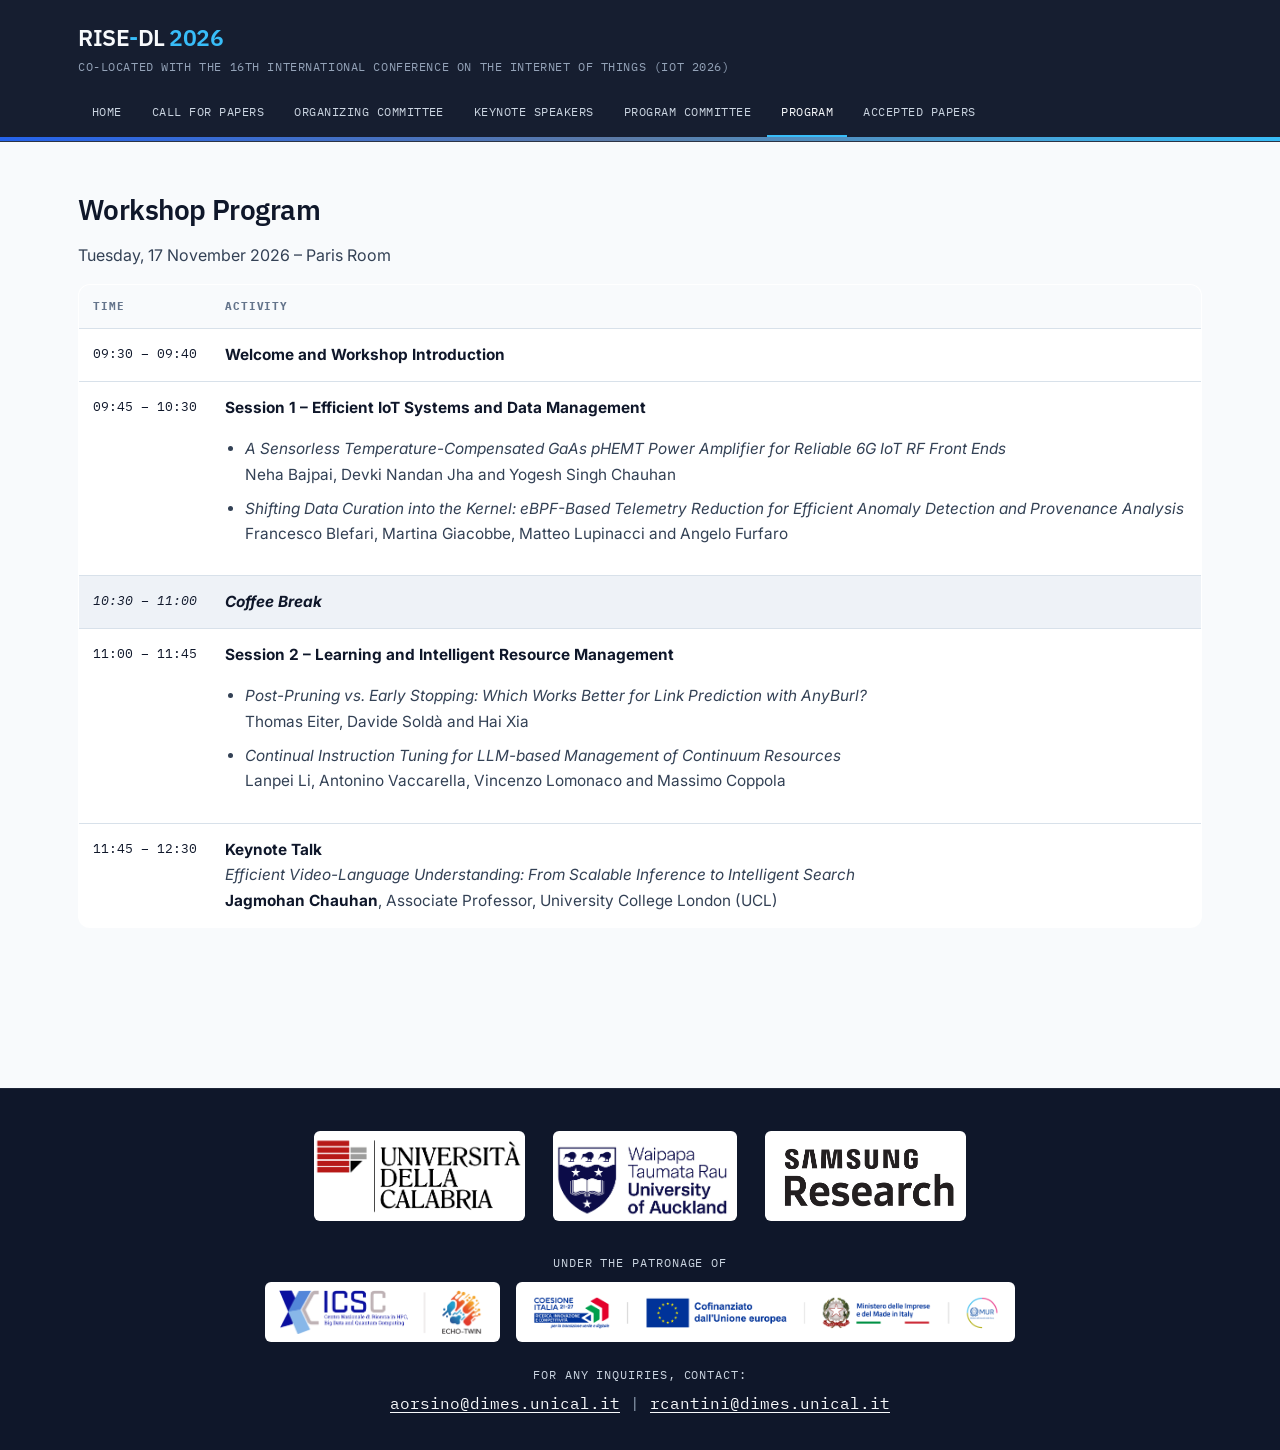
<file: program.html>
<!DOCTYPE html>
<html lang="en">
<head>
<meta charset="UTF-8">
<meta name="viewport" content="width=device-width, initial-scale=1.0">
<title>RISE-DL 2026 — Research and Innovation in Scalable and Efficient Deep Learning</title>
<meta name="description" content="RISE-DL 2026: a workshop on scalable and efficient deep learning across edge, cloud and HPC environments, co-located with IoT 2026, Newcastle upon Tyne, UK.">

<link rel="preconnect" href="https://fonts.googleapis.com">
<link rel="preconnect" href="https://fonts.gstatic.com" crossorigin>
<link href="https://fonts.googleapis.com/css2?family=IBM+Plex+Mono:wght@400;500&family=IBM+Plex+Sans:wght@400;500;600;700&family=Inter:wght@400;500;600;700&display=swap" rel="stylesheet">

<link rel="stylesheet" href="assets/style.css">
</head>
<body>

<header class="site-header">
  <div class="nav-wrap">
    <div class="brand-row">
      <div>
        <div class="brand">RISE<span>-</span>DL <span>2026</span></div>
        <div class="brand-sub">CO-LOCATED WITH THE 16TH INTERNATIONAL CONFERENCE ON THE INTERNET OF THINGS (IOT 2026) </div>
      </div>
    </div>
    <button type="button" class="nav-toggle" id="navToggle" aria-expanded="false" aria-controls="primaryNav" aria-label="Toggle navigation menu">
      <span class="bar"></span>
    </button>
    <nav class="primary" id="primaryNav">
      <a href="index.html">Home</a>
      <a href="call-for-papers.html">Call for Papers</a>
      <a href="organizing-committee.html">Organizing Committee</a>
      <a href="keynote-speakers.html">Keynote Speakers</a>
      <a href="program-committee.html">Program Committee</a>
      <a href="program.html"  class="active">Program</a>
      <a href="accepted-papers.html">Accepted Papers</a>
    </nav>
  </div>
  <hr class="continuum">
</header>



<main>
  <section>
    <h2>Workshop Program</h2>
    <p class="tba-inline">Tuesday, 17 November 2026 – Paris Room</p>

    <table class="program">
      <thead>
        <tr>
          <th>Time</th>
          <th>Activity</th>
        </tr>
      </thead>
      <tbody>
        <tr>
          <td class="time">09:30 – 09:40</td>
          <td><strong>Welcome and Workshop Introduction</strong></td>
        </tr>

        <tr>
          <td class="time">09:45 – 10:30</td>
          <td>
            <strong>Session 1 – Efficient IoT Systems and Data Management</strong>
            <ul>
              <li>
                <em>A Sensorless Temperature-Compensated GaAs pHEMT Power Amplifier for Reliable 6G IoT RF Front Ends</em>
                <br>
                Neha Bajpai, Devki Nandan Jha and Yogesh Singh Chauhan  
              </li>
              <li>
                <em>Shifting Data Curation into the Kernel: eBPF-Based Telemetry Reduction for Efficient Anomaly Detection and Provenance Analysis</em>
                <br>
                Francesco Blefari, Martina Giacobbe, Matteo Lupinacci and Angelo Furfaro
              </li>
            </ul>
          </td>
        </tr>

        <tr class="session-break">
          <td class="time">10:30 – 11:00</td>
          <td><strong>Coffee Break</strong></td>
        </tr>

        <tr>
          <td class="time">11:00 – 11:45</td>
          <td>
            <strong>Session 2 – Learning and Intelligent Resource Management</strong>
            <ul>
              <li>
                <em>Post-Pruning vs. Early Stopping: Which Works Better for Link Prediction with AnyBurl?</em>
                <br>
                Thomas Eiter, Davide Soldà and Hai Xia
              </li>
              <li>
                <em>Continual Instruction Tuning for LLM-based Management of Continuum Resources</em>
                <br>
                Lanpei Li, Antonino Vaccarella, Vincenzo Lomonaco and Massimo Coppola
              </li>
            </ul>
          </td>
        </tr>

        <tr>
          <td class="time">11:45 – 12:30</td>
          <td>
            <strong>Keynote Talk</strong>
            <br>
            <em>Efficient Video-Language Understanding: From Scalable Inference to Intelligent Search</em>
            <br>
            <strong>Jagmohan Chauhan</strong>, Associate Professor, University College London (UCL)
          </td>
        </tr>

      </tbody>
    </table>
  </section>
</main>

<footer class="site-footer">
  <div class="footer-inner footer-stack">

    <div class="footer-logos-wrap">
      <div class="footer-logos">
        <img src="images/logo_unical.png" alt="University of Calabria" class="footer-logo">
        <img src="images/logo_auckland.png" alt="University of Auckland" class="footer-logo">
        <img src="images/logo_samsung.png" alt="Samsung AI Center" class="footer-logo">
      </div>
    </div>

     <div class="footer-patronage">
    <span class="footer-patronage-label">Under the patronage of</span>
    <div class="footer-patronage-logos">
      <img src="images/ICSC e Echo_combinato.png" alt="ICSC and Echo-Twin logo" class="footer-patronage-logo footer-patronage-logo--icsc">
      <img src="images/CoesioneItalia_INNOVAZ_PAY-Orizz_RGB_blocco-02.png" alt="Coesione Italia logo" class="footer-patronage-logo footer-patronage-logo--coesione">
    </div>
    </div>

    <address class="footer-inquiries">
      <span class="footer-inquiries-label">For any inquiries, contact:</span>
      <a href="mailto:aorsino@dimes.unical.it">aorsino@dimes.unical.it</a>
      <span class="footer-sep"> | </span>
      <a href="mailto:rcantini@dimes.unical.it">rcantini@dimes.unical.it</a>
    </address>

  </div>
</footer>
<script>
  (function () {
    var toggle = document.getElementById('navToggle');
    var nav = document.getElementById('primaryNav');
    if (!toggle || !nav) return;
    toggle.addEventListener('click', function () {
      var isOpen = nav.classList.toggle('open');
      toggle.setAttribute('aria-expanded', isOpen ? 'true' : 'false');
    });
  })();
</script>
</body>
</html>
</file>
<file: assets/style.css>
/* ============================================================
   RISE-DL 2026 — shared stylesheet
   Direction: conference workshop / academic event
   Palette: navy / slate / off-white / azure accent + dark blue links
   Type: IBM Plex Sans (headings) + Inter (body) + IBM Plex Mono (utility)
   ============================================================ */

:root {
  --ink: #0F172A;
  --ink-soft: #1E293B;
  --paper: #F8FAFC;
  --paper-dim: #EEF2F7;
  --surface: #FFFFFF;
  --slate: #334155;
  --slate-soft: #64748B;

  --signal: #38BDF8;
  --signal-hover: #0EA5E9;
  --signal-dim: #E0F2FE;

  --link-dark: #1E3A5F;
  --link-dark-hover: #162C49;

  --line: #D8E1EA;
  --line-dark: #335C67;

  --edge: #2563EB;
  --cloud: #38BDF8;

  --nav-text: #CBD5E1;
  --nav-muted: #94A3B8;
  --hero-text: #E2E8F0;
  --hero-muted: #B8C4D6;

  --shadow-sm: 0 1px 2px rgba(15, 23, 42, 0.05);
  --shadow-md: 0 8px 24px rgba(15, 23, 42, 0.08);

  --radius-sm: 8px;
  --radius-md: 12px;
  --radius-lg: 18px;
  --content: 1180px;
}

*,
*::before,
*::after {
  box-sizing: border-box;
}

html {
  scroll-behavior: smooth;
  -webkit-text-size-adjust: 100%;
}

body {
  margin: 0;
  background: var(--paper);
  color: var(--slate);
  font-family: 'Inter', 'Helvetica Neue', Arial, sans-serif;
  font-size: 16px;
  line-height: 1.68;
  -webkit-font-smoothing: antialiased;
  text-rendering: optimizeLegibility;

  min-height: 100vh;
  display: flex;
  flex-direction: column;
}

img,
svg {
  display: block;
  max-width: 100%;
  height: auto;
}

h1, h2, h3, h4 {
  font-family: 'IBM Plex Sans', 'Inter', Arial, sans-serif;
  font-weight: 600;
  color: var(--ink);
  line-height: 1.15;
  letter-spacing: -0.02em;
  margin: 0 0 0.55em 0;
}

h1 {
  font-size: clamp(2.2rem, 4.6vw, 3.4rem);
}

h2 {
  font-size: clamp(1.55rem, 2.2vw, 2rem);
}

h3 {
  font-size: clamp(1.1rem, 1.4vw, 1.25rem);
}

h4 {
  font-size: 1rem;
}

p {
  margin: 0 0 1em 0;
  max-width: none;
}

ul,
ol {
  padding-left: 1.3em;
}

li {
  margin-bottom: 0.5em;
}

strong {
  color: var(--ink);
}

.mono,
.eyebrow,
.tag,
.deadline-date,
nav a,
.btn,
.btn-outline,
code,
.site-footer,
.section-label,
.brand-sub,
.hero-meta .item .k,
.deadlines .sub,
table.program th,
table.program td.time,
.card .role,
.tba .tba-label,
.footer-heading,
.contact-label,
.footer-inquiries-label {
  font-family: 'IBM Plex Mono', 'JetBrains Mono', 'Courier New', monospace;
}

a {
  color: var(--link-dark);
  text-decoration: underline;
  text-underline-offset: 0.16em;
  text-decoration-thickness: 1.2px;
}

a:hover {
  color: var(--link-dark-hover);
  text-decoration: underline;
}

nav a,
.btn,
.btn-outline {
  text-decoration: none;
}

nav a:hover,
.btn:hover,
.btn-outline:hover {
  text-decoration: none;
}

a:focus-visible,
button:focus-visible {
  outline: 2px solid var(--link-dark);
  outline-offset: 3px;
  border-radius: 6px;
}

.eyebrow {
  display: inline-block;
  font-size: 0.74rem;
  letter-spacing: 0.12em;
  text-transform: uppercase;
  color: var(--signal);
  margin-bottom: 1em;
}

/* ---------- continuum bar ---------- */
.continuum {
  height: 4px;
  width: 100%;
  background: linear-gradient(90deg, var(--edge) 0%, #5B7AA6 48%, var(--cloud) 100%);
  border: none;
  margin: 0;
}

.continuum-thin {
  height: 2px;
  width: 100%;
  background: linear-gradient(90deg, var(--edge) 0%, #7B92B5 48%, var(--cloud) 100%);
  border: none;
  opacity: 0.7;
}

/* ---------- top navigation ---------- */
header.site-header {
  background: rgba(15, 23, 42, 0.97);
  color: var(--paper);
  position: sticky;
  top: 0;
  z-index: 40;
  backdrop-filter: blur(10px);
  border-bottom: 1px solid rgba(203, 213, 225, 0.12);
}

.nav-wrap {
  max-width: var(--content);
  margin: 0 auto;
  padding: 0 28px;
}

.brand-row {
  display: flex;
  align-items: baseline;
  justify-content: space-between;
  padding: 18px 0 14px 0;
  flex-wrap: wrap;
  gap: 10px;
}

.brand {
  font-family: 'IBM Plex Sans', 'Inter', Arial, sans-serif;
  font-weight: 600;
  font-size: 1.45rem;
  color: var(--paper);
  letter-spacing: -0.02em;
}

.brand span {
  color: var(--signal);
}

.brand-sub {
  font-size: 0.72rem;
  color: var(--nav-muted);
  letter-spacing: 0.05em;
}

nav.primary {
  display: flex;
  flex-wrap: wrap;
  gap: 2px;
  padding-bottom: 0;
}

nav.primary a {
  color: var(--nav-text);
  font-size: 0.76rem;
  letter-spacing: 0.04em;
  text-transform: uppercase;
  padding: 12px 14px;
  border-bottom: 2px solid transparent;
  transition: color 0.16s ease, border-color 0.16s ease, background 0.16s ease;
}

nav.primary a:hover {
  color: var(--paper);
  text-decoration: none;
  border-bottom-color: rgba(148, 163, 184, 0.75);
  background: rgba(255, 255, 255, 0.03);
}

nav.primary a.active {
  color: var(--paper);
  border-bottom-color: var(--signal);
}

/* ---------- mobile menu toggle (hamburger) ---------- */
.nav-toggle {
  display: none;
  align-items: center;
  justify-content: center;
  width: 40px;
  height: 40px;
  padding: 0;
  background: transparent;
  border: 1px solid rgba(203, 213, 225, 0.3);
  border-radius: var(--radius-sm);
  cursor: pointer;
  flex: 0 0 auto;
}

.nav-toggle .bar {
  display: block;
  width: 20px;
  height: 2px;
  background: var(--paper);
  border-radius: 2px;
  position: relative;
}

.nav-toggle .bar::before,
.nav-toggle .bar::after {
  content: "";
  position: absolute;
  left: 0;
  width: 20px;
  height: 2px;
  background: var(--paper);
  border-radius: 2px;
  transition: transform 0.18s ease;
}

.nav-toggle .bar::before {
  top: -6px;
}

.nav-toggle .bar::after {
  top: 6px;
}

.nav-toggle[aria-expanded="true"] .bar {
  background: transparent;
}

.nav-toggle[aria-expanded="true"] .bar::before {
  top: 0;
  transform: rotate(45deg);
}

.nav-toggle[aria-expanded="true"] .bar::after {
  top: 0;
  transform: rotate(-45deg);
}

/* ---------- hero ---------- */
.hero {
  position: relative;
  overflow: hidden;
  color: var(--paper);
  padding: 72px 0 60px 0;
  background:
    radial-gradient(circle at 12% 18%, rgba(37, 99, 235, 0.20) 0%, transparent 34%),
    radial-gradient(circle at 82% 24%, rgba(56, 189, 248, 0.16) 0%, transparent 30%),
    radial-gradient(circle at 68% 78%, rgba(125, 211, 252, 0.09) 0%, transparent 24%),
    linear-gradient(180deg, rgba(15, 23, 42, 0.98) 0%, rgba(15, 23, 42, 0.93) 100%);
}

.hero::before {
  content: "";
  position: absolute;
  inset: 0;
  pointer-events: none;
  background:
    linear-gradient(115deg, transparent 0%, rgba(255, 255, 255, 0.03) 45%, transparent 46%),
    linear-gradient(65deg, transparent 0%, rgba(255, 255, 255, 0.025) 52%, transparent 53%);
  opacity: 0.65;
}

.hero::after {
  content: "";
  position: absolute;
  top: -10%;
  right: -6%;
  width: 42%;
  height: 120%;
  pointer-events: none;
  opacity: 0.16;
  background-image:
    linear-gradient(rgba(255, 255, 255, 0.18) 1px, transparent 1px),
    linear-gradient(90deg, rgba(255, 255, 255, 0.18) 1px, transparent 1px);
  background-size: 26px 26px;
  mask-image: radial-gradient(circle at center, black 35%, transparent 78%);
  -webkit-mask-image: radial-gradient(circle at center, black 35%, transparent 78%);
}

.hero-inner {
  max-width: var(--content);
  margin: 0 auto;
  padding: 0 28px;
  position: relative;
  z-index: 1;
}

.hero h1 {
  color: var(--paper);
  font-size: clamp(2.3rem, 5vw, 3.6rem);
  max-width: none;
}

.hero-lede {
  font-family: 'Inter', 'Helvetica Neue', Arial, sans-serif;
  font-size: 1.08rem;
  line-height: 1.75;
  color: var(--hero-text);
  max-width: 62ch;
  margin-top: 18px;
}

.hero-meta {
  display: flex;
  flex-wrap: wrap;
  gap: 28px;
  margin-top: 34px;
}

.hero-meta .item .k {
  font-size: 0.7rem;
  letter-spacing: 0.1em;
  text-transform: uppercase;
  color: var(--hero-muted);
  margin-bottom: 5px;
}

.hero-meta .item .v {
  font-family: 'IBM Plex Sans', 'Inter', Arial, sans-serif;
  font-size: 1rem;
  font-weight: 500;
  color: var(--paper);
}

.hero-link {
  color: #FFFFFF;
  text-decoration: underline;
  text-underline-offset: 0.16em;
  text-decoration-color: rgba(255, 255, 255, 0.55);
}

.hero-link:hover,
.hero-link:focus-visible {
  color: #FFFFFF;
  text-decoration-color: #FFFFFF;
}

/* ---------- page header (non-home) ---------- */
.page-hero {
  background:
    linear-gradient(180deg, rgba(15, 23, 42, 0.98) 0%, rgba(30, 41, 59, 0.96) 100%);
  color: var(--paper);
  padding: 46px 0 40px 0;
}

.page-hero-inner {
  max-width: var(--content);
  margin: 0 auto;
  padding: 0 28px;
}

.page-hero h1 {
  color: var(--paper);
  font-size: clamp(1.95rem, 3.6vw, 2.7rem);
  max-width: 18ch;
}

.page-hero p {
  color: var(--hero-text);
  max-width: 64ch;
  margin-top: 12px;
  font-size: 1.02rem;
  line-height: 1.72;
}

/* ---------- layout ---------- */
main {
  flex: 1;
  max-width: var(--content);
  margin: 0 auto;
  padding: 52px 28px 90px 28px;
  width: 100%;
}

section + section {
  margin-top: 60px;
}

.section-label {
  font-size: 0.72rem;
  letter-spacing: 0.12em;
  text-transform: uppercase;
  color: var(--signal);
  border-top: 1px solid var(--line);
  padding-top: 12px;
  margin-bottom: 22px;
}

h2.h-title {
  font-size: clamp(1.45rem, 2vw, 1.8rem);
  margin-bottom: 0.65em;
}

h3.h-sub {
  font-size: 1.1rem;
  margin-top: 1.4em;
  margin-bottom: 0.65em;
}

/* ---------- cards / grids ---------- */
.grid-2 {
  display: grid;
  grid-template-columns: 1fr 1fr;
  gap: 24px;
}

.grid-3 {
  display: grid;
  grid-template-columns: repeat(3, 1fr);
  gap: 20px;
}

.card {
  background: var(--surface);
  border: 1px solid var(--line);
  border-radius: var(--radius-md);
  padding: 22px 24px;
  box-shadow: var(--shadow-sm);
}

.card h3 {
  font-size: 1.04rem;
  margin-bottom: 0.42em;
}

.card .role {
  font-size: 0.7rem;
  text-transform: uppercase;
  letter-spacing: 0.06em;
  color: var(--signal);
  margin-bottom: 8px;
  display: block;
}

.topic-card {
  background: var(--surface);
  border: 1px solid var(--line);
  border-radius: var(--radius-md);
  padding: 18px 20px;
  box-shadow: var(--shadow-sm);
}

.topic-card h3 {
  font-size: 1rem;
  margin-bottom: 6px;
}

.topic-card p {
  font-size: 0.95rem;
  color: var(--slate-soft);
  margin: 0;
}

/* ---------- deadlines / timeline ---------- */
.deadlines {
  list-style: none;
  padding: 0;
  margin: 0;
  border-top: 1px solid var(--line);
}

.deadlines li {
  display: flex;
  align-items: baseline;
  justify-content: space-between;
  gap: 24px;
  padding: 16px 0;
  border-bottom: 1px solid var(--line);
  margin: 0;
  flex-wrap: wrap;
}

.deadlines .label {
  font-family: 'IBM Plex Sans', 'Inter', Arial, sans-serif;
  color: var(--ink);
  font-size: 1rem;
  font-weight: 600;
}

.deadlines .sub {
  display: block;
  font-family: 'Inter', 'Helvetica Neue', Arial, sans-serif;
  font-size: 0.85rem;
  color: var(--slate-soft);
  margin-top: 3px;
  letter-spacing: 0;
  text-transform: none;
}

.deadlines .deadline-date {
  font-size: 0.92rem;
  color: var(--link-dark);
  white-space: nowrap;
  letter-spacing: 0.01em;
}

/* ---------- table ---------- */
table.program {
  width: 100%;
  border-collapse: collapse;
  margin-top: 8px;
  background: var(--surface);
  border: 1px solid var(--line);
  border-radius: var(--radius-md);
  overflow: hidden;
}

table.program th {
  text-align: left;
  font-size: 0.7rem;
  letter-spacing: 0.08em;
  text-transform: uppercase;
  color: var(--slate-soft);
  padding: 12px 14px;
  border-bottom: 1px solid var(--line);
  background: #F8FAFC;
}

table.program td {
  padding: 13px 14px;
  border-bottom: 1px solid var(--line);
  font-size: 0.96rem;
  vertical-align: top;
}

table.program td.time {
  font-size: 0.84rem;
  color: var(--ink);
  white-space: nowrap;
  width: 118px;
}

table.program tr:last-child td {
  border-bottom: none;
}

tr.session-break td {
  background: var(--paper-dim);
  font-style: italic;
  color: var(--slate-soft);
}

/* ---------- buttons ---------- */
.btn {
  display: inline-block;
  background: var(--signal);
  color: #fff;
  padding: 12px 22px;
  font-size: 0.78rem;
  letter-spacing: 0.05em;
  text-transform: uppercase;
  border: 1px solid var(--signal);
  border-radius: 999px;
  transition: background 0.16s ease, border-color 0.16s ease, transform 0.16s ease;
}

.btn:hover {
  background: var(--signal-hover);
  border-color: var(--signal-hover);
  color: #fff;
  text-decoration: none;
  transform: translateY(-1px);
}

.btn-outline {
  display: inline-block;
  border: 1px solid rgba(255, 255, 255, 0.4);
  color: var(--paper);
  padding: 11px 22px;
  font-size: 0.78rem;
  letter-spacing: 0.05em;
  text-transform: uppercase;
  border-radius: 999px;
  transition: background 0.16s ease, border-color 0.16s ease, transform 0.16s ease;
}

.btn-outline:hover {
  background: rgba(255, 255, 255, 0.08);
  border-color: rgba(255, 255, 255, 0.64);
  color: var(--paper);
  text-decoration: none;
  transform: translateY(-1px);
}

.cta-row {
  display: flex;
  gap: 14px;
  margin-top: 30px;
  flex-wrap: wrap;
}

/* ---------- tags / CFP ---------- */
.tag-list {
  list-style: none;
  padding: 0;
  margin: 0;
  display: flex;
  flex-direction: column;
  gap: 14px;
}

.tag {
  display: inline-flex;
  align-items: center;
  gap: 8px;
  font-size: 0.72rem;
  text-transform: uppercase;
  letter-spacing: 0.06em;
  color: var(--signal);
}

/* ---------- footer ---------- */
.site-footer {
  background: var(--ink);
  color: #94A3B8;
  padding: 42px 0 34px 0;
  margin-top: 70px;
  border-top: 1px solid rgba(203, 213, 225, 0.08);
}

.footer-inner {
  max-width: var(--content);
  margin: 0 auto;
  padding: 0 28px;
}

.footer-stack {
  display: flex;
  flex-direction: column;
  align-items: center;
  justify-content: center;
  gap: 24px;
  text-align: center;
}

.footer-logos-wrap {
  width: 100%;
}

.footer-logos {
  display: flex;
  flex-wrap: wrap;
  align-items: center;
  justify-content: center;
  gap: 28px;
}

.footer-logo {
  display: block;
  height: 90px;
  width: auto;
  max-width: 240px;
  object-fit: contain;
  background: #ffffff;
  padding: 4px 0px;
  border-radius: 6px;
  box-shadow: none;
}

.footer-inquiries {
  margin: 0;
  font-style: normal;
  line-height: 1.6;
}

.footer-inquiries-label {
  display: block;
  margin-bottom: 6px;
  font-size: 0.72rem;
  letter-spacing: 0.08em;
  text-transform: uppercase;
  color: #CBD5E1;
}

.footer-inquiries a {
  color: #F8FAFC;
  text-decoration: underline;
  text-underline-offset: 0.16em;
}

.footer-inquiries a:hover {
  color: var(--signal);
}

.footer-logos-wrap,
.footer-patronage {
  width: 100%;
  display: flex;
  flex-direction: column;
  align-items: center;
}

.footer-logos {
  display: flex;
  flex-wrap: wrap;
  align-items: center;
  justify-content: center;
  gap: 28px;
}

.footer-patronage {
  gap: 10px;
  margin-top: 8px;
}

.footer-patronage-label {
  font-size: 0.72rem;
  letter-spacing: 0.08em;
  text-transform: uppercase;
  color: #CBD5E1;
  text-align: center;
}

.footer-patronage-logos {
  display: flex;
  align-items: center;
  justify-content: center;
  gap: 16px;
  flex-wrap: nowrap;

  width: 100%;
  max-width: 720px; /* da regolare in base alla riga sopra */
  margin: 0 auto;
}

.footer-patronage-logo {
  height: 60px;
  width: auto;
  object-fit: contain;
  background: #ffffff;
  padding: 8px 14px;
  border-radius: 6px;
}

.footer-patronage-logo--icsc,
.footer-patronage-logo--coesione {
  height: 60px;
}

@media (max-width: 760px) {
  .footer-patronage-logo--icsc {
    height: 44px;
    max-width: 200px;
  }

  .footer-patronage-logo--coesione {
    height: 32px;
    max-width: 100%;
  }
}

/* ---------- chairs ---------- */
.chair-card {
  display: flex;
  align-items: flex-start;
  gap: 24px;
  margin-bottom: 20px;
  background: var(--surface);
  border: 1px solid var(--line);
  border-radius: var(--radius-md);
  padding: 20px;
  box-shadow: var(--shadow-sm);
}

.chair-photo {
  flex: 0 0 140px;
}

.chair-photo img {
  width: 140px;
  height: 140px;
  object-fit: cover;
  display: block;
  border-radius: 14px;
}

.chair-content {
  flex: 1;
  min-width: 0;
}

.chair-meta,
.chair-bio,
.chair-contact {
  font-size: 0.95rem;
}

.chair-meta {
  margin-bottom: 6px;
  color: var(--slate-soft);
}

.chair-contact {
  margin: 0;
}

.chair-content h3 {
  margin-bottom: 8px;
}

.chair-content h3 a {
  color: var(--ink);
  text-decoration: underline;
  text-decoration-color: rgba(30, 58, 95, 0.28);
  text-decoration-thickness: 1.5px;
  text-underline-offset: 0.14em;
  transition: color 0.16s ease, text-decoration-color 0.16s ease;
}

.chair-content h3 a:hover,
.chair-content h3 a:focus-visible {
  color: var(--link-dark);
  text-decoration-color: var(--link-dark);
}

.chair-meta a,
.chair-contact a {
  color: var(--link-dark);
  text-decoration: none;
  font-weight: 500;
}

.chair-meta a:hover,
.chair-contact a:hover,
.chair-contact a:focus-visible {
  color: var(--link-dark-hover);
  text-decoration: underline;
}

/* ---------- contact box ---------- */
.contact-box {
  margin-top: 28px;
  padding: 18px 20px;
  border: 1px solid var(--line);
  border-radius: var(--radius-md);
  background: var(--paper-dim);
}

.contact-label {
  margin: 0 0 8px 0;
  font-size: 0.72rem;
  letter-spacing: 0.08em;
  text-transform: uppercase;
  color: var(--signal);
}

.contact-text {
  margin: 0;
  font-size: 0.96rem;
  line-height: 1.7;
  color: var(--slate);
}

.contact-text a {
  color: var(--link-dark);
  font-weight: 600;
  text-decoration: none;
}

.contact-text a:hover {
  color: var(--link-dark-hover);
  text-decoration: underline;
}

/* ---------- utility refinements ---------- */
code {
  font-size: 0.92em;
  background: var(--signal-dim);
  color: #0C4A6E;
  padding: 0.16em 0.42em;
  border-radius: 6px;
}

hr {
  border: none;
  border-top: 1px solid var(--line);
  margin: 28px 0;
}

/* ---------- responsive ---------- */
@media (max-width: 900px) {
  .hero h1 {
    max-width: 20ch;
  }

  .hero-meta {
    gap: 20px;
  }
}

@media (max-width: 760px) {
  .grid-2,
  .grid-3 {
    grid-template-columns: 1fr;
  }

  .brand-row {
    align-items: center;
    flex-wrap: nowrap;
    justify-content: space-between;
  }

  .nav-toggle {
    display: inline-flex;
  }

  nav.primary {
    display: none;
    flex-direction: column;
    gap: 0;
    width: 100%;
    padding: 6px 0 16px 0;
    border-top: 1px solid rgba(203, 213, 225, 0.12);
  }

  nav.primary.open {
    display: flex;
  }

  nav.primary a {
    padding: 12px 4px;
    font-size: 0.8rem;
    width: 100%;
    border-bottom: 1px solid rgba(203, 213, 225, 0.08);
  }

  nav.primary a.active {
    border-bottom: 1px solid rgba(203, 213, 225, 0.08);
    border-left: 2px solid var(--signal);
    padding-left: 10px;
  }

  .hero {
    padding: 56px 0 46px 0;
  }

  .hero::after {
    width: 62%;
    right: -14%;
    opacity: 0.12;
  }

  .hero-lede,
  .page-hero p {
    font-size: 1rem;
  }

  main {
    padding: 40px 20px 70px 20px;
  }

  .nav-wrap,
  .hero-inner,
  .page-hero-inner,
  .footer-inner {
    padding-left: 20px;
    padding-right: 20px;
  }

  .footer-stack {
    gap: 20px;
  }

  .footer-logos {
    gap: 20px;
  }

  .footer-logo {
    height: 68px;
    max-width: 190px;
  }

  table.program {
    display: block;
    overflow-x: auto;
    -webkit-overflow-scrolling: touch;
  }
}

@media (max-width: 700px) {
  .chair-card {
    flex-direction: column;
  }

  .chair-photo {
    flex: none;
  }

  .chair-photo img {
    width: 120px;
    height: 120px;
  }
}

@media (max-width: 560px) {
  .brand {
    font-size: 1.25rem;
  }

  .brand-sub {
    width: 100%;
  }

  .deadlines li {
    gap: 10px;
  }

  .deadline-date {
    width: 100%;
  }

  .cta-row {
    flex-direction: column;
    align-items: stretch;
  }

  .btn,
  .btn-outline {
    text-align: center;
    width: 100%;
  }

  .footer-logo {
    height: 56px;
    max-width: 160px;
  }
}

@media (prefers-reduced-motion: reduce) {
  html {
    scroll-behavior: auto;
  }

  *,
  *::before,
  *::after {
    transition: none !important;
    animation: none !important;
  }
}

.about-grid {
  display: grid;
  grid-template-columns: 1.3fr 1fr;
  gap: 2rem;
  align-items: start;
}

.about-media {
  margin: 0;
}

.about-media img {
  display: block;
  width: 130%;
  max-width: 130%;
  height: auto;
  border-radius: 14px;
  object-fit: cover;
}

@media (max-width: 900px) {
  .about-grid {
    grid-template-columns: 1fr;
  }

  .about-media img {
    width: 100%;
    max-width: 100%;
  }
}

.chairs-grid {
  display: grid;
  grid-template-columns: repeat(3, minmax(0, 1fr));
  gap: 24px;
  align-items: stretch;
}

.chairs-grid .chair-card {
  height: 100%;
  min-width: 0;
}

@media (max-width: 980px) {
  .chairs-grid {
    grid-template-columns: repeat(2, minmax(0, 1fr));
  }
}

@media (max-width: 600px) {
  .chairs-grid {
    grid-template-columns: 1fr;
  }
}

.site-footer {
  width: 100vw;
  margin-left: calc(50% - 50vw);
  margin-right: calc(50% - 50vw);
  background: var(--ink);
  color: #94A3B8;
  padding: 42px 0 34px 0;
  margin-top: 70px;
  border-top: 1px solid rgba(203, 213, 225, 0.08);
}

.hero-title-row {
  display: flex;
  align-items: center;
  gap: 24px;
}

.hero-title-row h1 {
  margin: 0;
  max-width: none;
  flex: 1 1 auto;
  min-width: 0;
}

.keynote-layout {
  display: grid;
  grid-template-columns: 220px minmax(0, 1fr);
  column-gap: 36px;
  row-gap: 28px;
  align-items: start;
}

.keynote-header {
  grid-column: 1 / -1;
  grid-row: 1;
}

.keynote-speaker {
  font-size: 2rem;
  line-height: 1.15;
  font-weight: 700;
  letter-spacing: -0.01em;
  margin: 0 0 6px;
  color: #1a2035;
}

.keynote-role {
  margin: 0;
  font-size: 1rem;
  font-weight: 500;
  color: #4a90d9;
}

.keynote-photo-column {
  grid-column: 1;
  grid-row: 2;
}

.keynote-photo {
  display: block;
  width: 100%;
  height: auto;
  border-radius: 10px;
  box-shadow: 0 6px 20px rgba(15, 23, 42, 0.15);
}

.keynote-bio-section {
  grid-column: 2;
  grid-row: 2;
  min-width: 0;
}

.keynote-bio-label,
.keynote-abstract-label {
  margin: 0 0 8px;
  font-family: "IBM Plex Mono", monospace;
  font-size: 0.75rem;
  font-weight: 500;
  line-height: 1;
  letter-spacing: 0.08em;
  text-transform: uppercase;
  color: #64748b;
}

.keynote-bio,
.keynote-abstract {
  margin: 0;
  font-size: 0.95rem;
  line-height: 1.75;
}

/* Riga 3: talk */
.keynote-talk-section {
  grid-column: 1 / -1;
  grid-row: 3;
  min-width: 0;
  padding: 24px 28px;
  background: #fff;
  border-left: 5px solid #4a90d9;
  border-radius: 8px;
  box-shadow: 0 2px 12px rgba(15, 23, 42, 0.08);
}

.keynote-talk-eyebrow {
  display: inline-block;
  margin-bottom: 8px;
  font-family: "IBM Plex Mono", monospace;
  font-size: 0.75rem;
  font-weight: 500;
  letter-spacing: 0.1em;
  text-transform: uppercase;
  color: #4a90d9;
}

.keynote-title {
  margin: 0 0 20px;
  font-size: 1.5rem;
  line-height: 1.35;
  font-weight: 700;
  color: #1a2035;
  overflow-wrap: anywhere;
}

@media (max-width: 650px) {
  .keynote-layout {
    grid-template-columns: 1fr;
    row-gap: 22px;
  }

  .keynote-header,
  .keynote-photo-column,
  .keynote-bio-section,
  .keynote-talk-section {
    grid-column: 1;
    grid-row: auto;
  }

  .keynote-photo { width: 160px; }
  .keynote-speaker { font-size: 1.6rem; }
  .keynote-title { font-size: 1.25rem; }
  .keynote-talk-section { padding: 18px; }
}


.accepted-papers-list {
  display: flex;
  flex-direction: column;
  gap: 1.5rem;
  margin-top: 2rem;
}

.accepted-paper {
  padding: 0 0 1.25rem;
  border-bottom: 1px solid var(--border-color, #e5e7eb);
}

.accepted-paper:last-child {
  border-bottom: none;
}

.accepted-paper h3 {
  margin: 0 0 0.6rem;
  font-size: 1.15rem;
  line-height: 1.5;
  font-weight: 600;
}

.paper-authors {
  margin: 0;
  line-height: 1.7;
  color: var(--text-muted, #666);
  font-size: 0.95rem;
}
</file>
